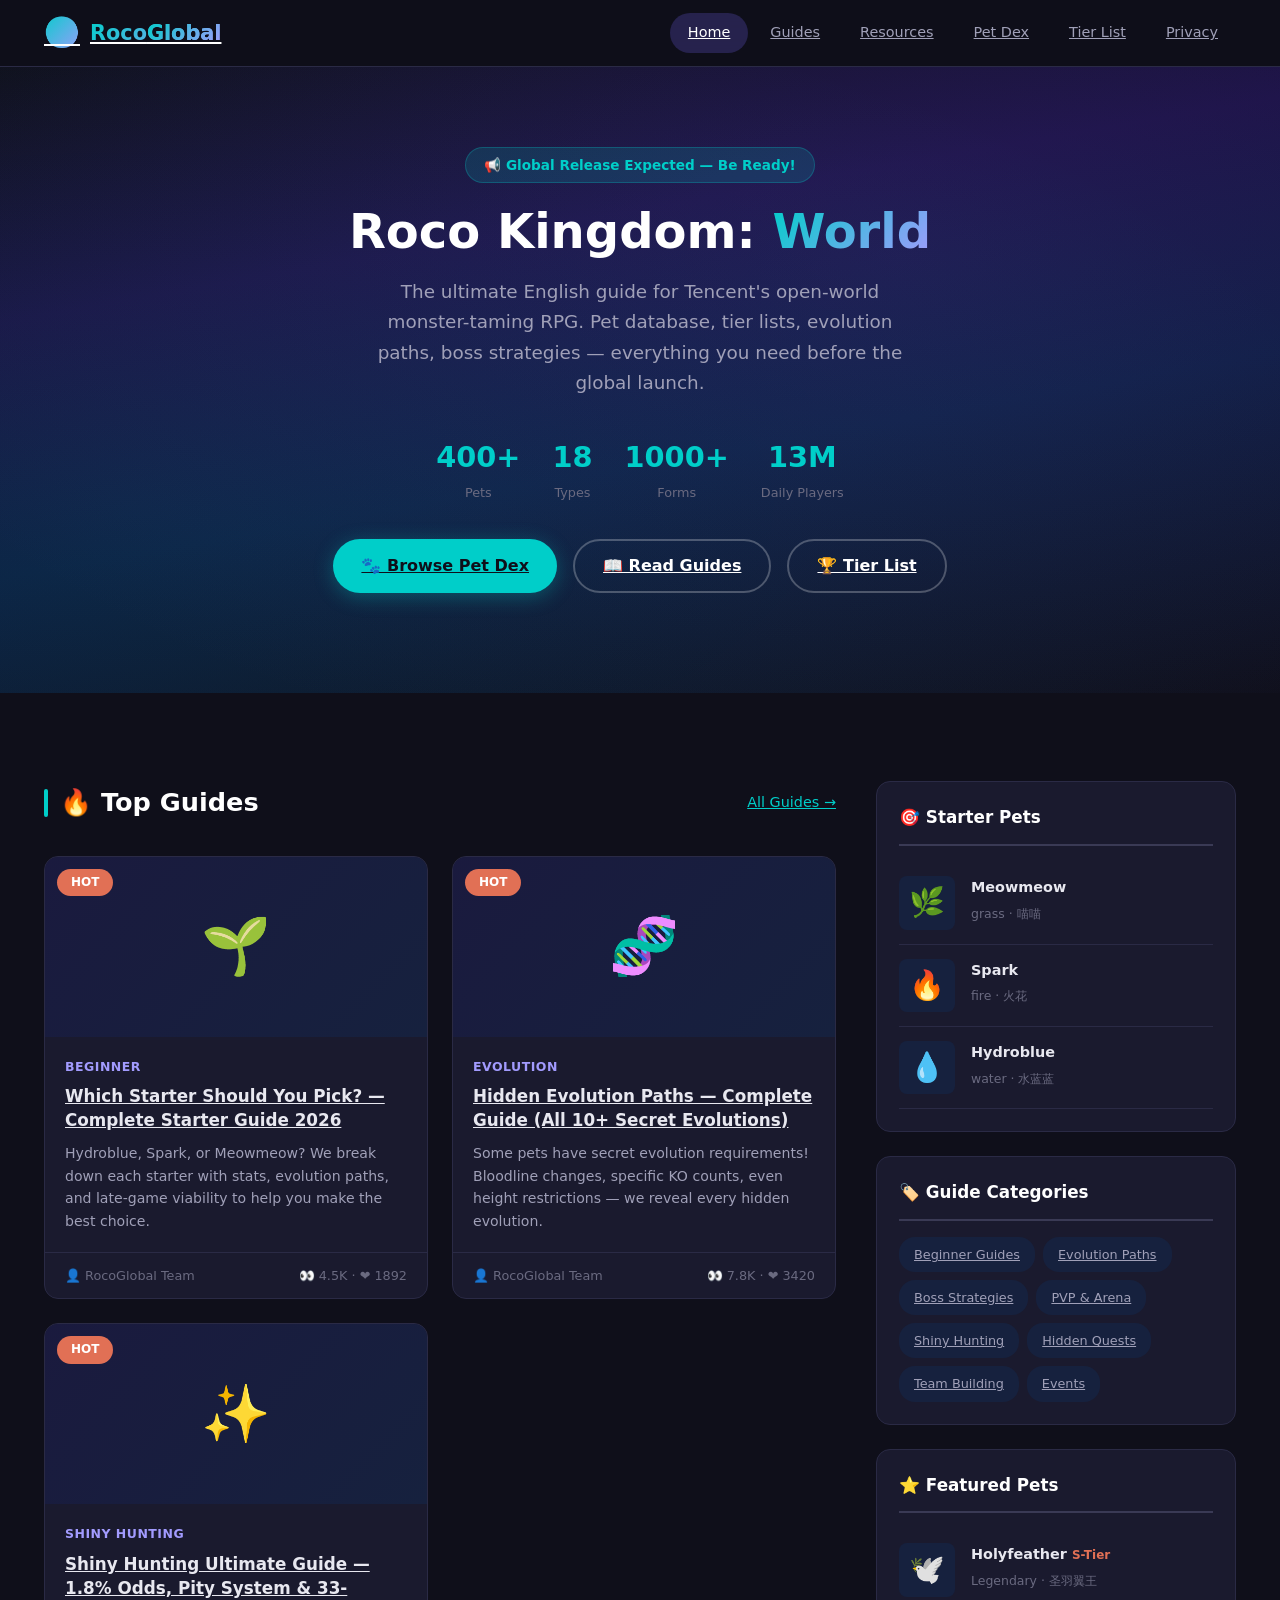
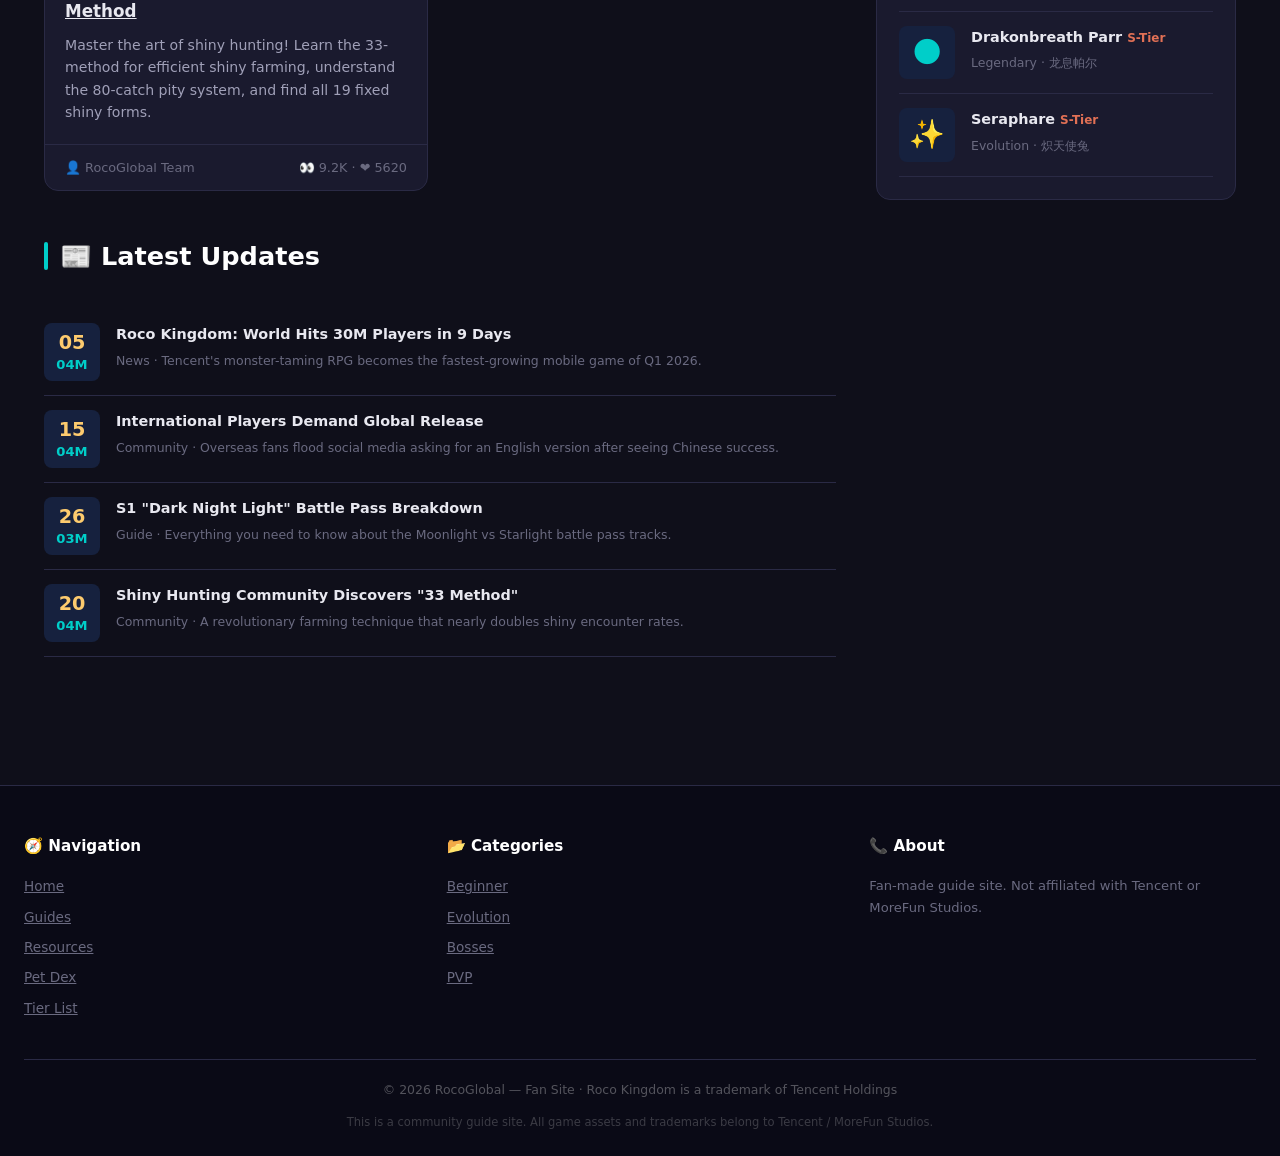
<file: index.html>
<!DOCTYPE html>
<html lang="en">
<head>
<meta charset="UTF-8">
<meta name="viewport" content="width=device-width, initial-scale=1.0">
<meta name="description" content="Roco Kingdom: World — The ultimate English guide hub. Pet dex, tier lists, boss guides, evolution paths, hidden quests, and more for Tencent's open-world creature-collection RPG.">
<title>Roco Kingdom: World Guide — Ultimate Strategy Hub 2026</title>
<link rel="stylesheet" href="assets/css/style.css">
  <script async src="https://pagead2.googlesyndication.com/pagead/js/adsbygoogle.js?client=ca-pub-1129352689006503" crossorigin="anonymous"></script>
  <script async src="https://www.googletagmanager.com/gtag/js?id=G-KJLY1SJD28"></script>
  <script>window.dataLayer=window.dataLayer||[];function gtag(){dataLayer.push(arguments);}gtag('js',new Date());gtag('config','G-KJLY1SJD28');</script>
</head>
<body>

<nav class="navbar">
  <div class="nav-inner">
    <a href="index.html" class="nav-logo">
      <span class="logo-icon">🌍</span>
      <span>Roco<span style="color:#fff;">Global</span></span>
    </a>
    <div class="nav-links">
      <a href="index.html" class="active">Home</a>
      <a href="guides.html">Guides</a>
      <a href="resources.html">Resources</a>
      <a href="pets.html">Pet Dex</a>
      <a href="tier-list.html">Tier List</a>
      <a href="privacy.html">Privacy</a>
    </div>
  </div>
</nav>

<section class="hero">
  <div class="hero-content">
    <div class="hero-badge">📢 Global Release Expected — Be Ready!</div>
    <h1>Roco Kingdom: <span class="gradient">World</span></h1>
    <p>The ultimate English guide for Tencent's open-world monster-taming RPG. Pet database, tier lists, evolution paths, boss strategies — everything you need before the global launch.</p>
    <div class="hero-stats">
      <div class="hero-stat"><div class="num">400+</div><div class="label">Pets</div></div>
      <div class="hero-stat"><div class="num">18</div><div class="label">Types</div></div>
      <div class="hero-stat"><div class="num">1000+</div><div class="label">Forms</div></div>
      <div class="hero-stat"><div class="num">13M</div><div class="label">Daily Players</div></div>
    </div>
    <div class="hero-btns">
      <a href="pets.html" class="btn btn-accent">🐾 Browse Pet Dex</a>
      <a href="guides.html" class="btn btn-outline">📖 Read Guides</a>
      <a href="tier-list.html" class="btn btn-outline">🏆 Tier List</a>
    </div>
  </div>
</section>

<div style="max-width:1200px;margin:0 auto;padding:0 24px 24px;text-align:center;">
  <ins class="adsbygoogle" style="display:block" data-ad-client="ca-pub-1129352689006503" data-ad-slot="auto" data-ad-format="auto" data-full-width-responsive="true"></ins>
  <script>(adsbygoogle=window.adsbygoogle||[]).push({});</script>
</div>

<div class="section">
  <div class="container">
    <div class="two-col">
      <div class="main-col">
        <div class="section-title"><h2>🔥 Top Guides</h2><a href="guides.html" class="more-link">All Guides →</a></div>
        <div class="cards-grid" id="hotGuides"></div>

        <div class="section-title" style="margin-top:44px;"><h2>📰 Latest Updates</h2></div>
        <div class="news-list" id="latestNews"></div>
      </div>

      <aside class="sidebar">
        <div class="sidebar-widget">
          <h3>🎯 Starter Pets</h3>
          <div class="news-list" id="starterPets"></div>
        </div>
        <div class="sidebar-widget">
          <h3>🏷️ Guide Categories</h3>
          <div class="tag-cloud">
            <a href="guides.html?cat=beginner" class="tag">Beginner Guides</a>
            <a href="guides.html?cat=evolution" class="tag">Evolution Paths</a>
            <a href="guides.html?cat=boss" class="tag">Boss Strategies</a>
            <a href="guides.html?cat=pvp" class="tag">PVP & Arena</a>
            <a href="guides.html?cat=shiny" class="tag">Shiny Hunting</a>
            <a href="guides.html?cat=hidden" class="tag">Hidden Quests</a>
            <a href="guides.html?cat=team" class="tag">Team Building</a>
            <a href="guides.html?cat=event" class="tag">Events</a>
          </div>
        </div>
        <div class="sidebar-widget">
          <h3>⭐ Featured Pets</h3>
          <div class="news-list" id="featuredPets"></div>
        </div>
      </aside>
    </div>
  </div>
</div>

<footer class="footer">
  <div class="footer-inner">
    <div class="footer-col"><h4>🧭 Navigation</h4><a href="index.html">Home</a><a href="guides.html">Guides</a><a href="resources.html">Resources</a><a href="pets.html">Pet Dex</a><a href="tier-list.html">Tier List</a></div>
    <div class="footer-col"><h4>📂 Categories</h4><a href="guides.html?cat=beginner">Beginner</a><a href="guides.html?cat=evolution">Evolution</a><a href="guides.html?cat=boss">Bosses</a><a href="guides.html?cat=pvp">PVP</a></div>
    <div class="footer-col"><h4>📞 About</h4><p>Fan-made guide site. Not affiliated with Tencent or MoreFun Studios.</p></div>
  </div>
  <div class="footer-bottom"><p>© 2026 RocoGlobal — Fan Site · Roco Kingdom is a trademark of Tencent Holdings</p></div>
  <div class="footer-disclaimer"><p>This is a community guide site. All game assets and trademarks belong to Tencent / MoreFun Studios.</p></div>
</footer>

<script src="assets/js/pets-data.js"></script>
<script src="assets/js/main.js"></script>
</body>
</html>
</file>
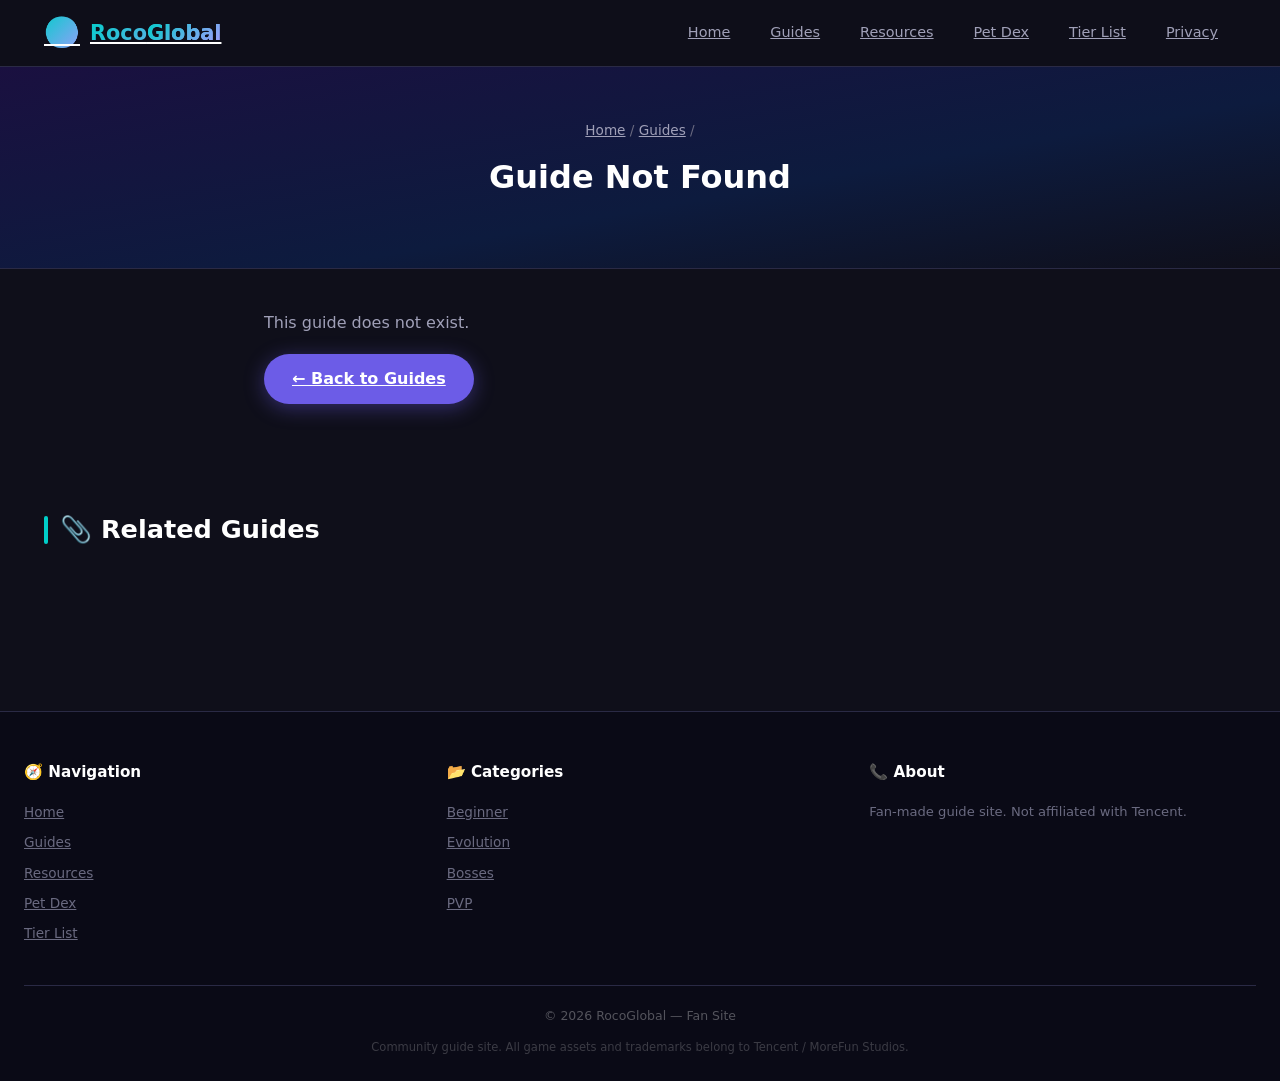
<file: guide-detail.html>
<!DOCTYPE html>
<html lang="en">
<head>
<meta charset="UTF-8">
<meta name="viewport" content="width=device-width, initial-scale=1.0">
<meta name="description" content="Roco Kingdom: World guide detail">
<title>Guide — Roco Kingdom: World</title>
<link rel="stylesheet" href="assets/css/style.css">
  <script async src="https://pagead2.googlesyndication.com/pagead/js/adsbygoogle.js?client=ca-pub-1129352689006503" crossorigin="anonymous"></script>
  <script async src="https://www.googletagmanager.com/gtag/js?id=G-KJLY1SJD28"></script>
  <script>window.dataLayer=window.dataLayer||[];function gtag(){dataLayer.push(arguments);}gtag('js',new Date());gtag('config','G-KJLY1SJD28');</script>
</head>
<body>

<nav class="navbar">
  <div class="nav-inner">
    <a href="index.html" class="nav-logo"><span class="logo-icon">🌍</span><span>Roco<span style="color:#fff;">Global</span></span></a>
    <div class="nav-links">
      <a href="index.html">Home</a>
      <a href="guides.html">Guides</a>
      <a href="resources.html">Resources</a>
      <a href="pets.html">Pet Dex</a>
      <a href="tier-list.html">Tier List</a>
      <a href="privacy.html">Privacy</a>
    </div>
  </div>
</nav>

<section class="page-header" id="guideHeader">
  <div class="breadcrumb"><a href="index.html">Home</a> / <a href="guides.html">Guides</a> / <span id="breadcrumbCat"></span></div>
  <h1 id="guideTitle"></h1>
  <div class="meta" id="guideMeta"></div>
</section>

<article class="guide-body" id="guideContent"></article>

<div class="section">
  <div class="container">
    <div class="section-title"><h2>📎 Related Guides</h2></div>
    <div class="cards-grid" id="relatedGuides"></div>
  </div>
</div>

<footer class="footer">
  <div class="footer-inner">
    <div class="footer-col"><h4>🧭 Navigation</h4><a href="index.html">Home</a><a href="guides.html">Guides</a><a href="resources.html">Resources</a>
      <a href="pets.html">Pet Dex</a><a href="tier-list.html">Tier List</a></div>
    <div class="footer-col"><h4>📂 Categories</h4><a href="guides.html?cat=beginner">Beginner</a><a href="guides.html?cat=evolution">Evolution</a><a href="guides.html?cat=boss">Bosses</a><a href="guides.html?cat=pvp">PVP</a></div>
    <div class="footer-col"><h4>📞 About</h4><p>Fan-made guide site. Not affiliated with Tencent.</p></div>
  </div>
  <div class="footer-bottom"><p>© 2026 RocoGlobal — Fan Site</p></div>
  <div class="footer-disclaimer"><p>Community guide site. All game assets and trademarks belong to Tencent / MoreFun Studios.</p></div>
</footer>

<script src="assets/js/pets-data.js"></script>
<script src="assets/js/main.js"></script>
</body>
</html>
</file>
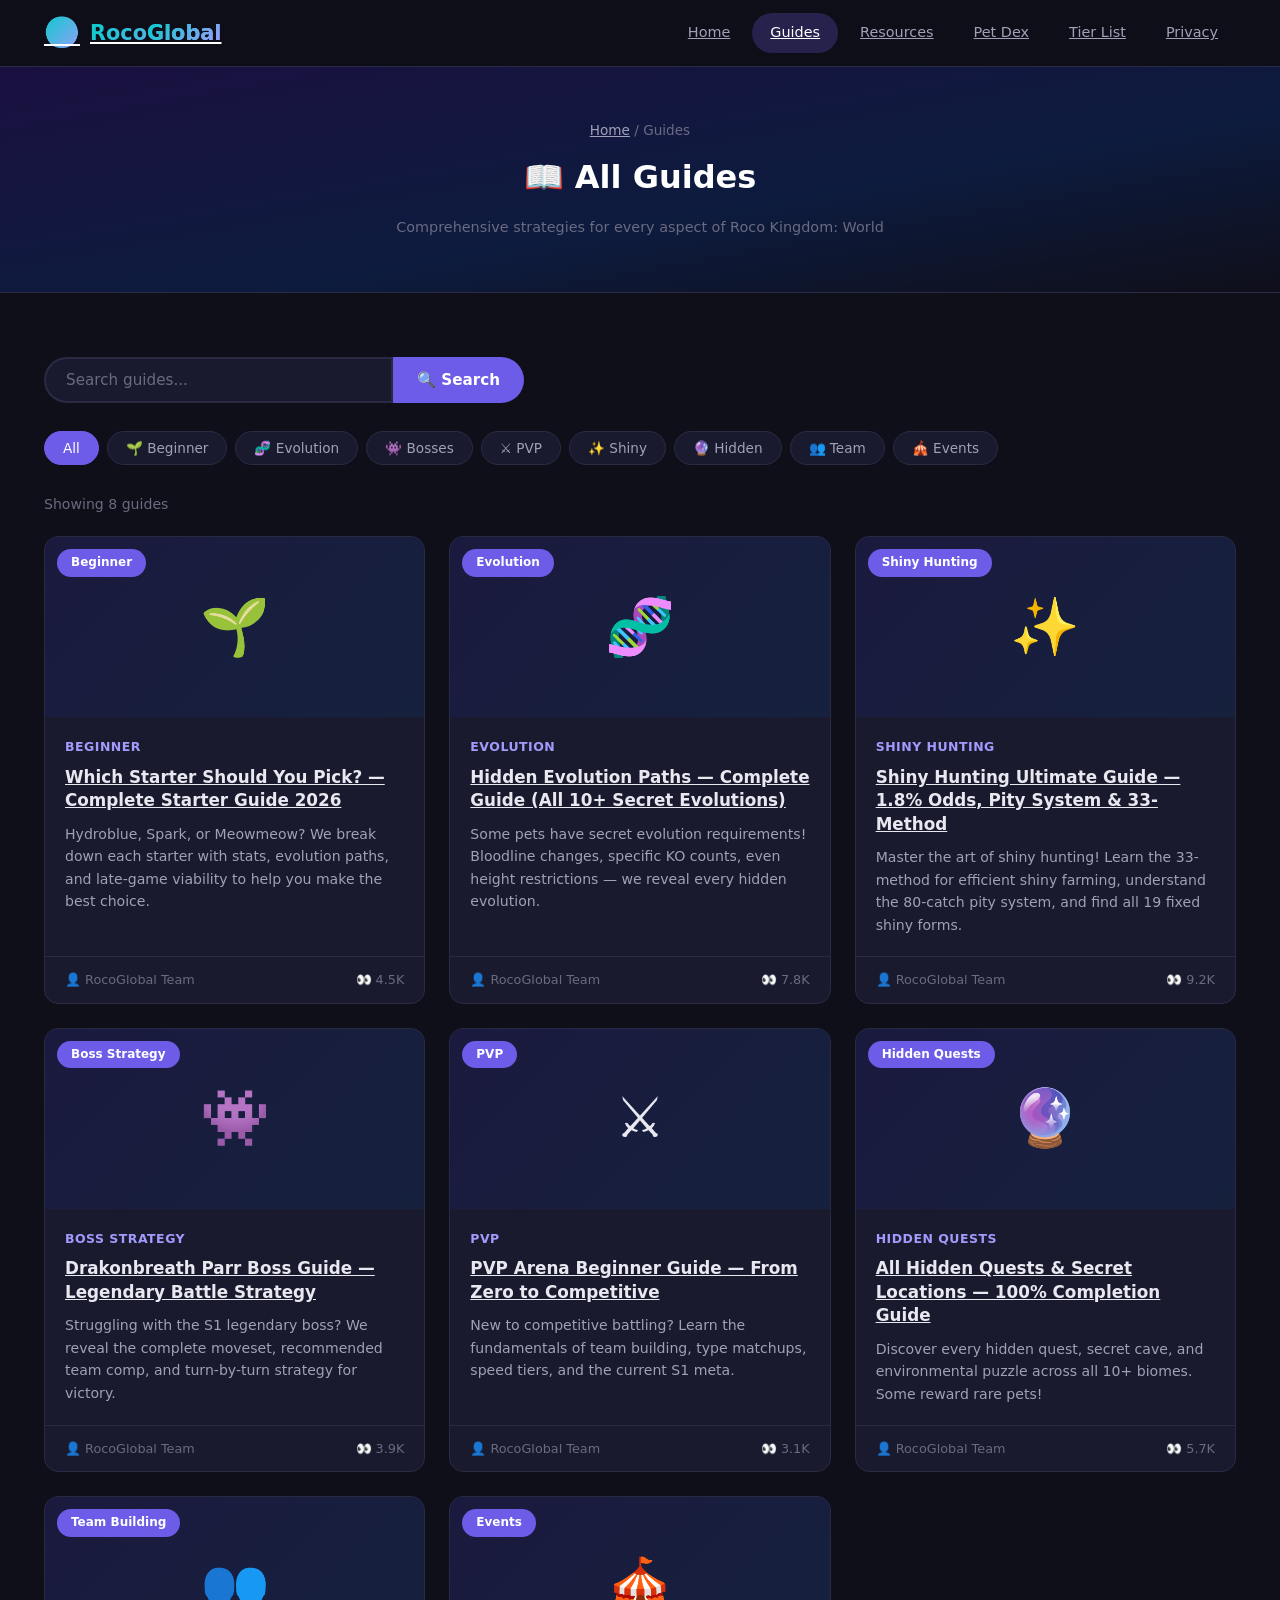
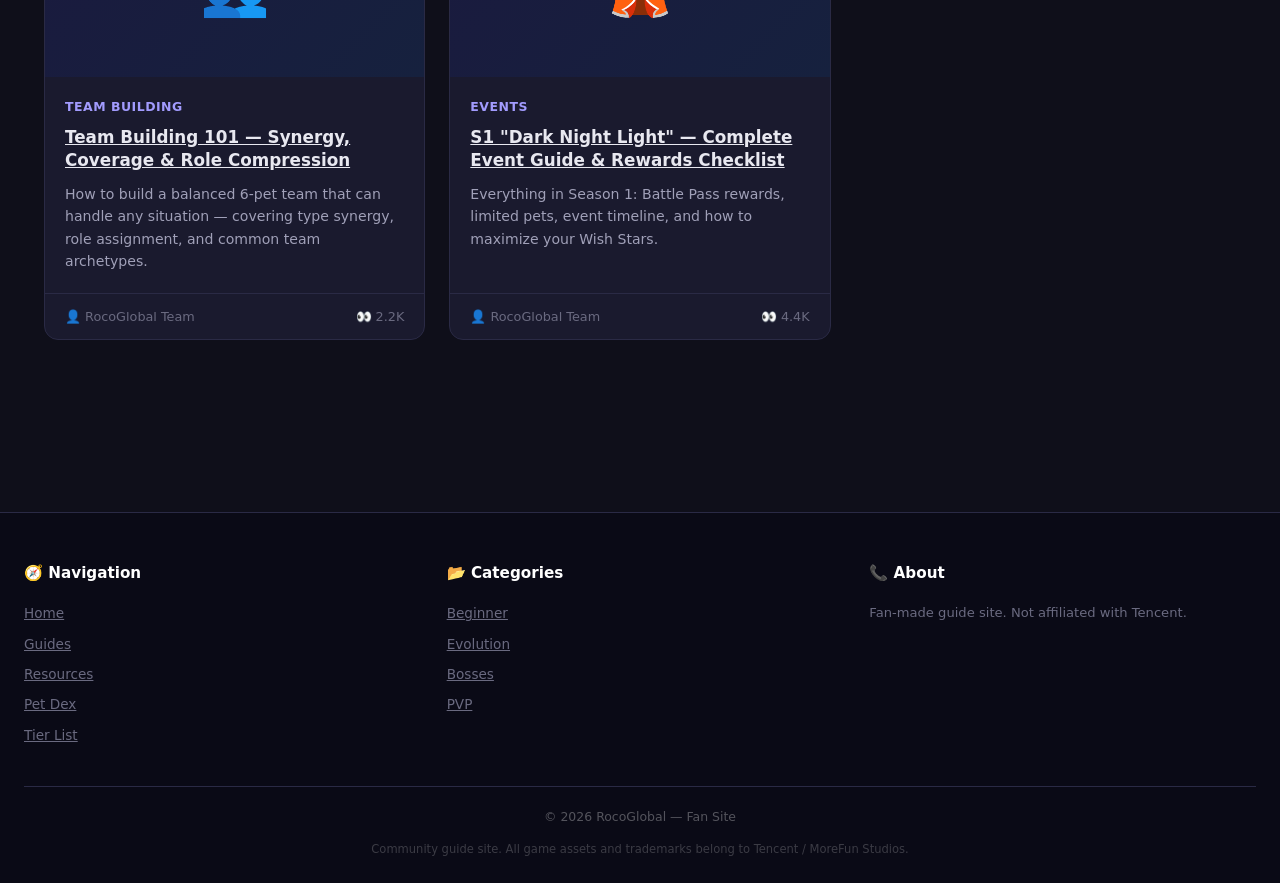
<file: guides.html>
<!DOCTYPE html>
<html lang="en">
<head>
<meta charset="UTF-8">
<meta name="viewport" content="width=device-width, initial-scale=1.0">
<meta name="description" content="Roco Kingdom: World guides — beginner tips, evolution paths, boss strategies, PVP team builds, shiny hunting, and more.">
<title>Guides — Roco Kingdom: World Strategy Hub</title>
<link rel="stylesheet" href="assets/css/style.css">
  <script async src="https://pagead2.googlesyndication.com/pagead/js/adsbygoogle.js?client=ca-pub-1129352689006503" crossorigin="anonymous"></script>
  <script async src="https://www.googletagmanager.com/gtag/js?id=G-KJLY1SJD28"></script>
  <script>window.dataLayer=window.dataLayer||[];function gtag(){dataLayer.push(arguments);}gtag('js',new Date());gtag('config','G-KJLY1SJD28');</script>
</head>
<body>

<nav class="navbar">
  <div class="nav-inner">
    <a href="index.html" class="nav-logo"><span class="logo-icon">🌍</span><span>Roco<span style="color:#fff;">Global</span></span></a>
    <div class="nav-links">
      <a href="index.html">Home</a>
      <a href="guides.html" class="active">Guides</a>
      <a href="resources.html">Resources</a>
      <a href="pets.html">Pet Dex</a>
      <a href="tier-list.html">Tier List</a>
      <a href="privacy.html">Privacy</a>
    </div>
  </div>
</nav>

<section class="page-header">
  <div class="breadcrumb"><a href="index.html">Home</a> / Guides</div>
  <h1>📖 All Guides</h1>
  <div class="meta">Comprehensive strategies for every aspect of Roco Kingdom: World</div>
</section>

<div class="section">
  <div class="container">
    <div class="search-box">
      <input type="text" placeholder="Search guides..." id="guideSearchInput">
      <button id="guideSearchBtn">🔍 Search</button>
    </div>

    <div class="filter-bar" id="filterBar">
      <button class="filter-btn active" data-filter="all">All</button>
      <button class="filter-btn" data-filter="beginner">🌱 Beginner</button>
      <button class="filter-btn" data-filter="evolution">🧬 Evolution</button>
      <button class="filter-btn" data-filter="boss">👾 Bosses</button>
      <button class="filter-btn" data-filter="pvp">⚔️ PVP</button>
      <button class="filter-btn" data-filter="shiny">✨ Shiny</button>
      <button class="filter-btn" data-filter="hidden">🔮 Hidden</button>
      <button class="filter-btn" data-filter="team">👥 Team</button>
      <button class="filter-btn" data-filter="event">🎪 Events</button>
    </div>

    <p style="color: var(--text-muted); margin-bottom: 20px; font-size: 0.88rem;" id="resultInfo">Showing <span id="resultCount">0</span> guides</p>
    <div class="cards-grid" id="guidesGrid"></div>
    <div class="pagination" id="pagination"></div>
  </div>
</div>

<footer class="footer">
  <div class="footer-inner">
    <div class="footer-col"><h4>🧭 Navigation</h4><a href="index.html">Home</a><a href="guides.html">Guides</a><a href="resources.html">Resources</a><a href="pets.html">Pet Dex</a><a href="tier-list.html">Tier List</a></div>
    <div class="footer-col"><h4>📂 Categories</h4><a href="guides.html?cat=beginner">Beginner</a><a href="guides.html?cat=evolution">Evolution</a><a href="guides.html?cat=boss">Bosses</a><a href="guides.html?cat=pvp">PVP</a></div>
    <div class="footer-col"><h4>📞 About</h4><p>Fan-made guide site. Not affiliated with Tencent.</p></div>
  </div>
  <div class="footer-bottom"><p>© 2026 RocoGlobal — Fan Site</p></div>
  <div class="footer-disclaimer"><p>Community guide site. All game assets and trademarks belong to Tencent / MoreFun Studios.</p></div>
</footer>

<script src="assets/js/pets-data.js"></script>
<script src="assets/js/main.js"></script>
</body>
</html>
</file>
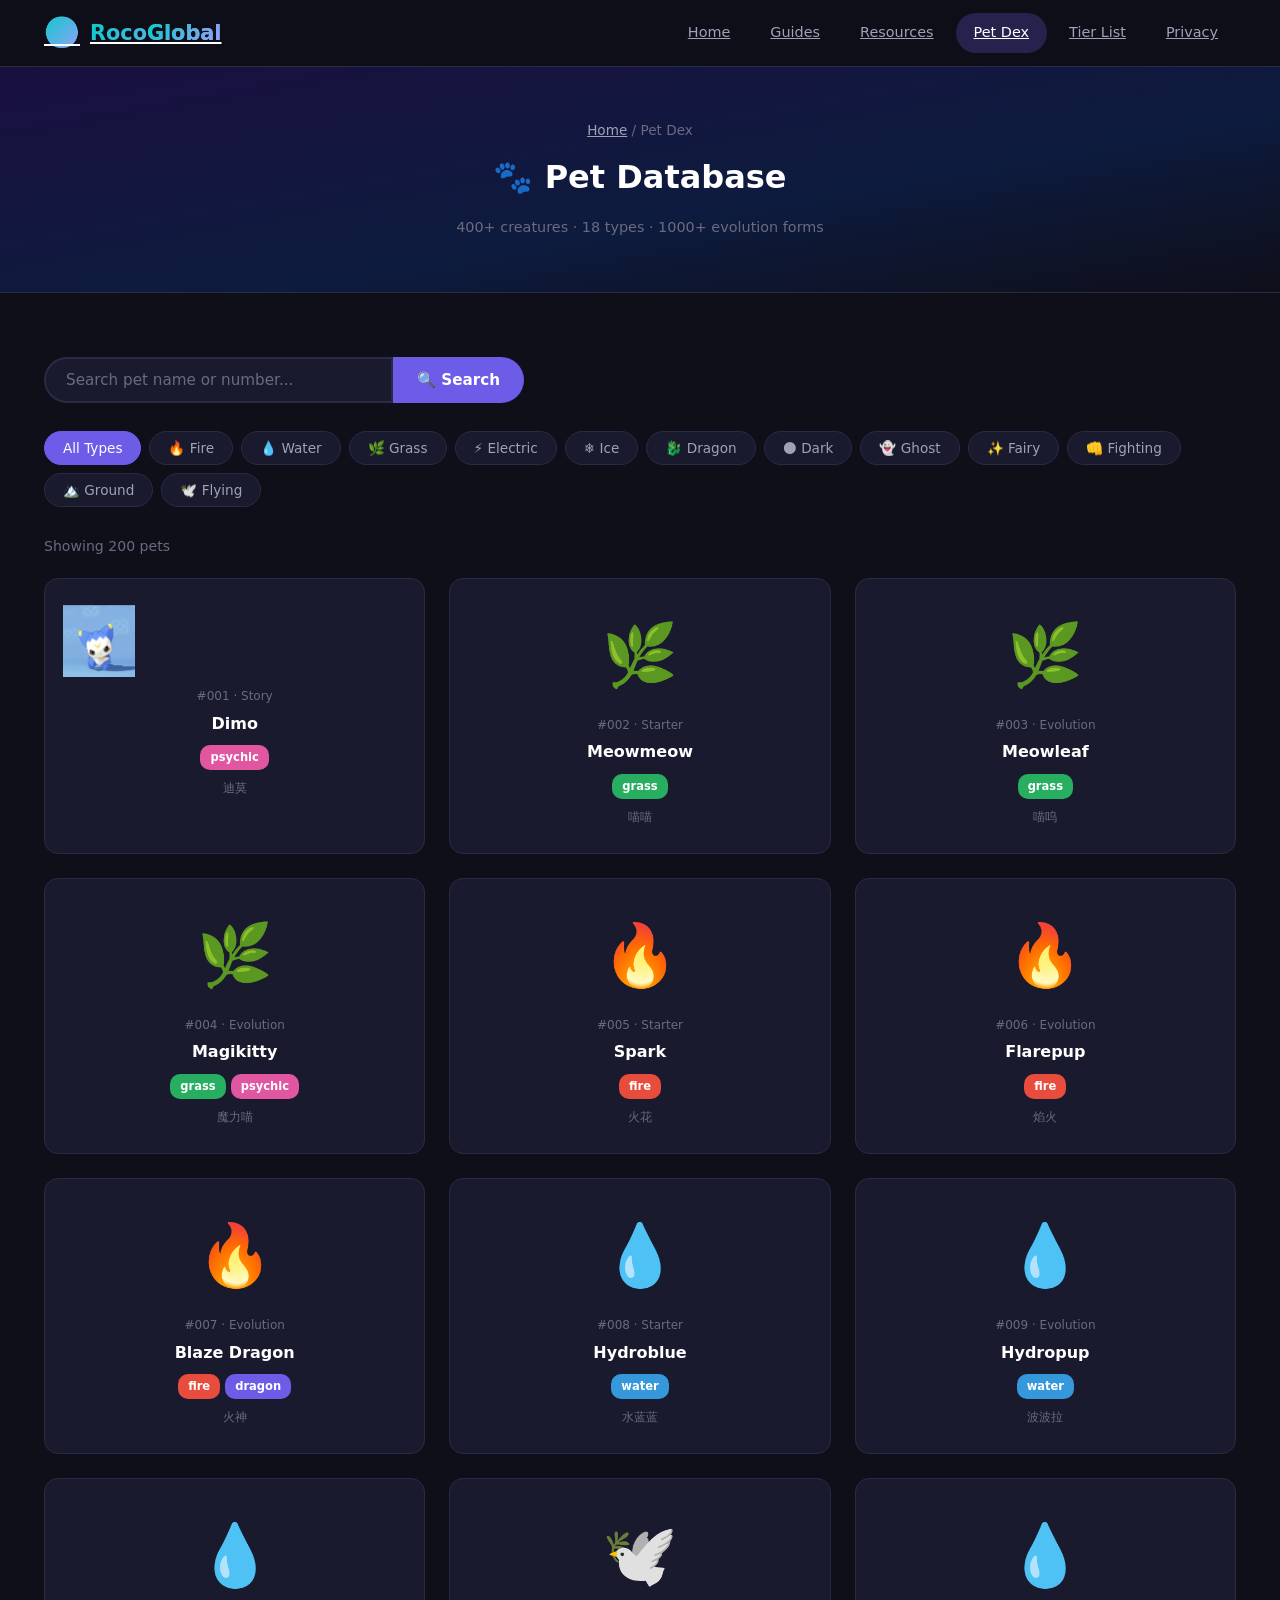
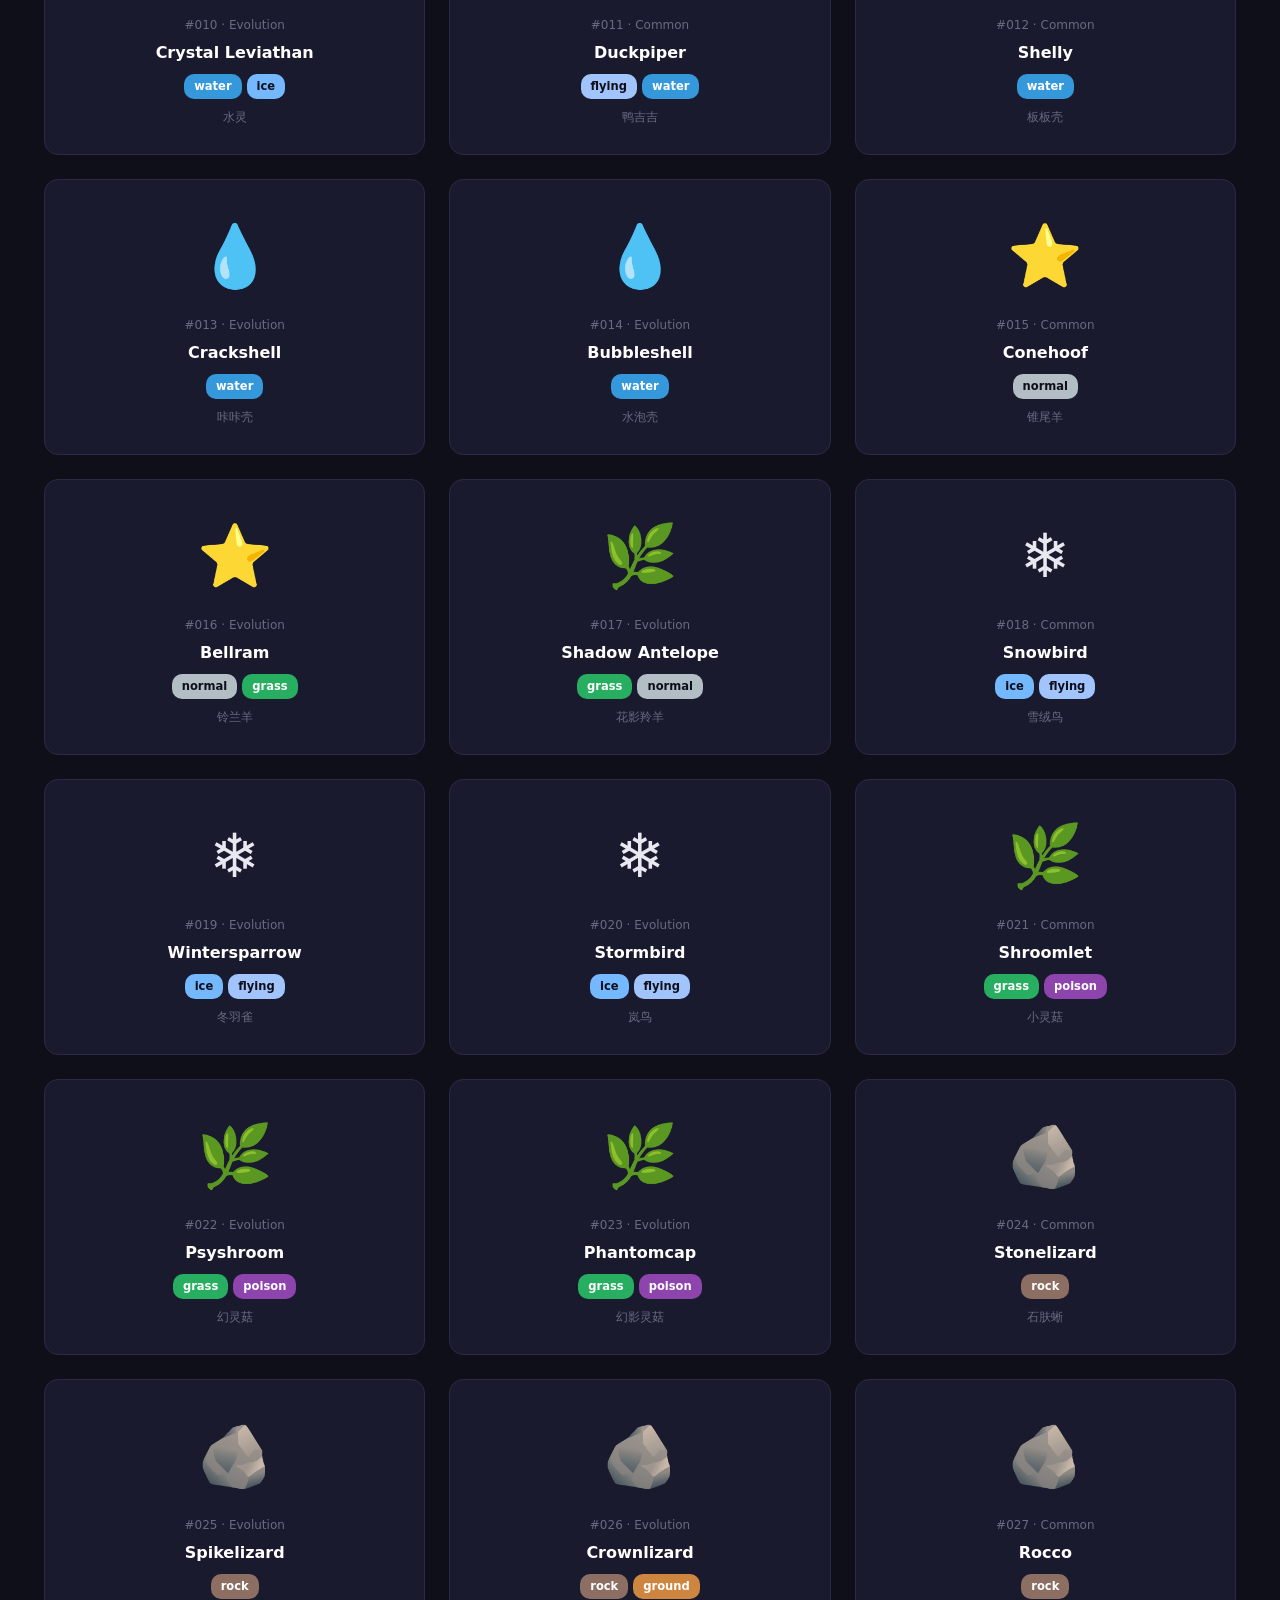
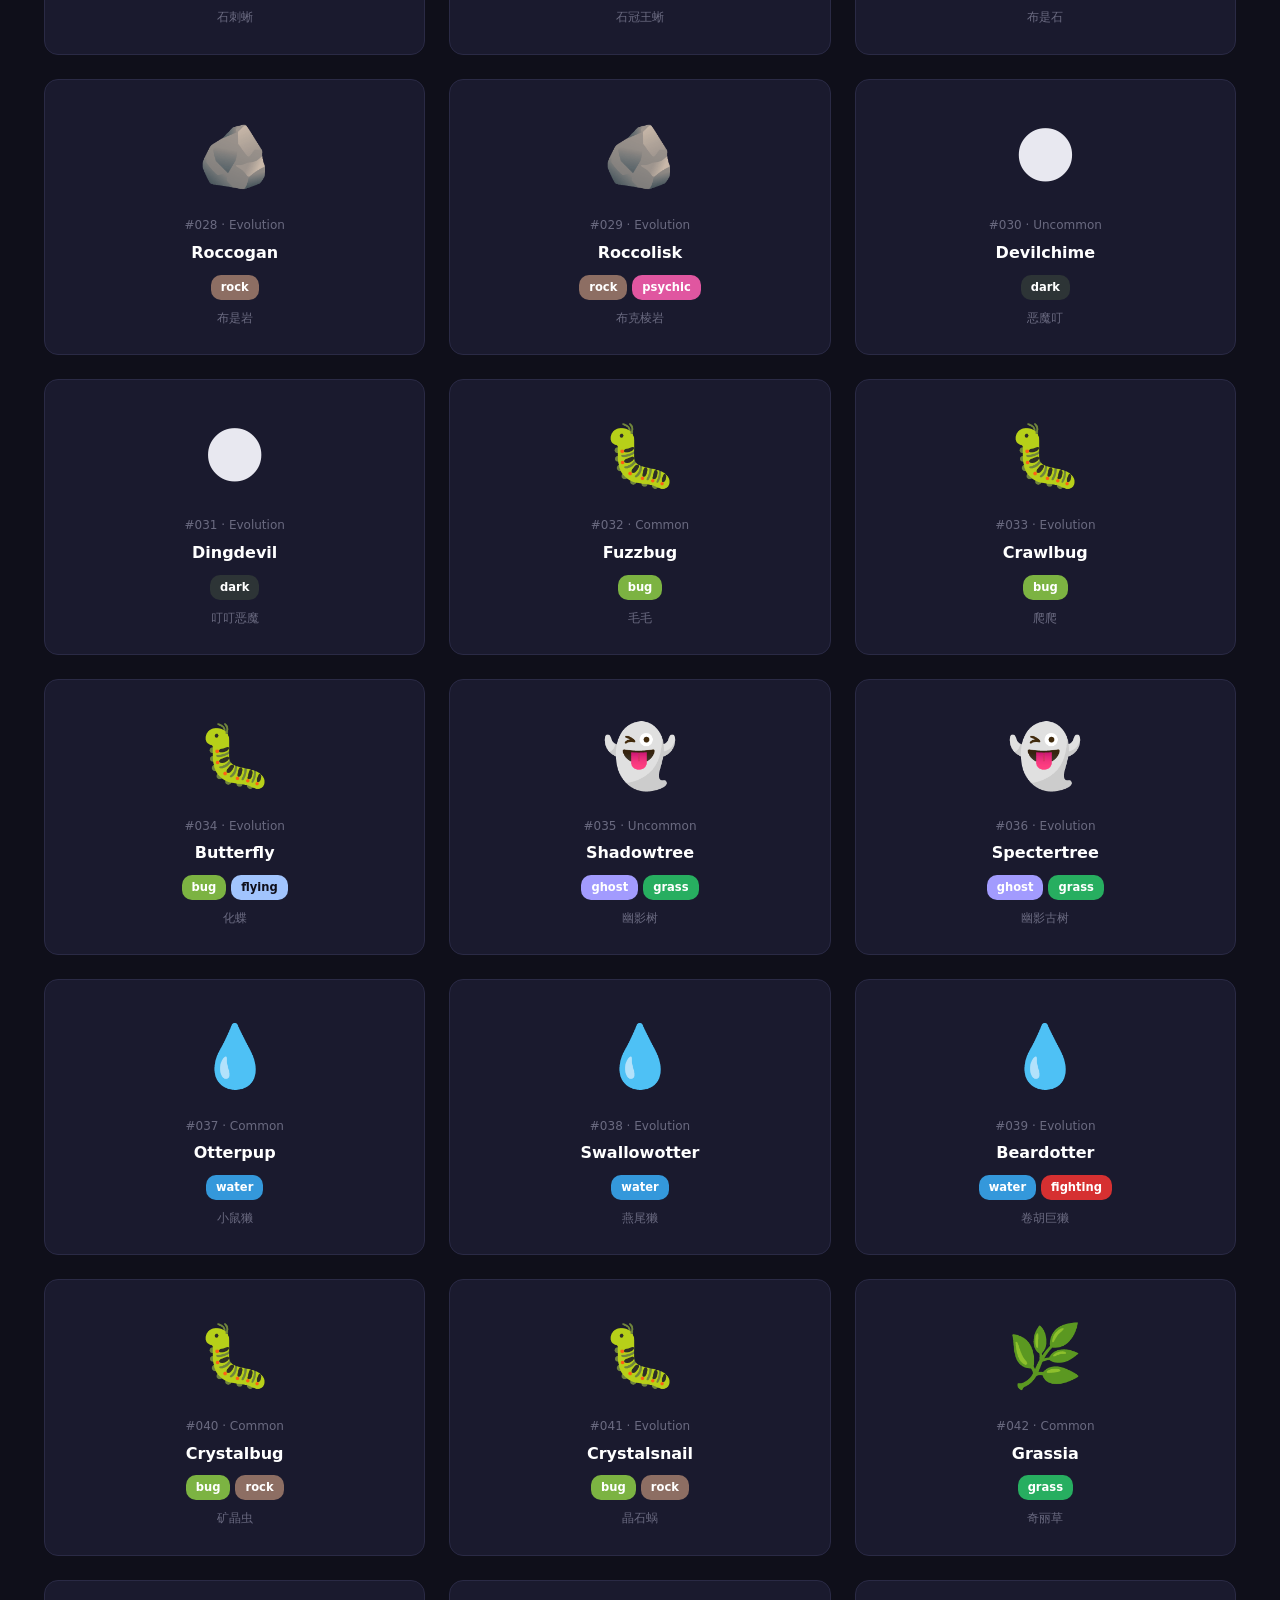
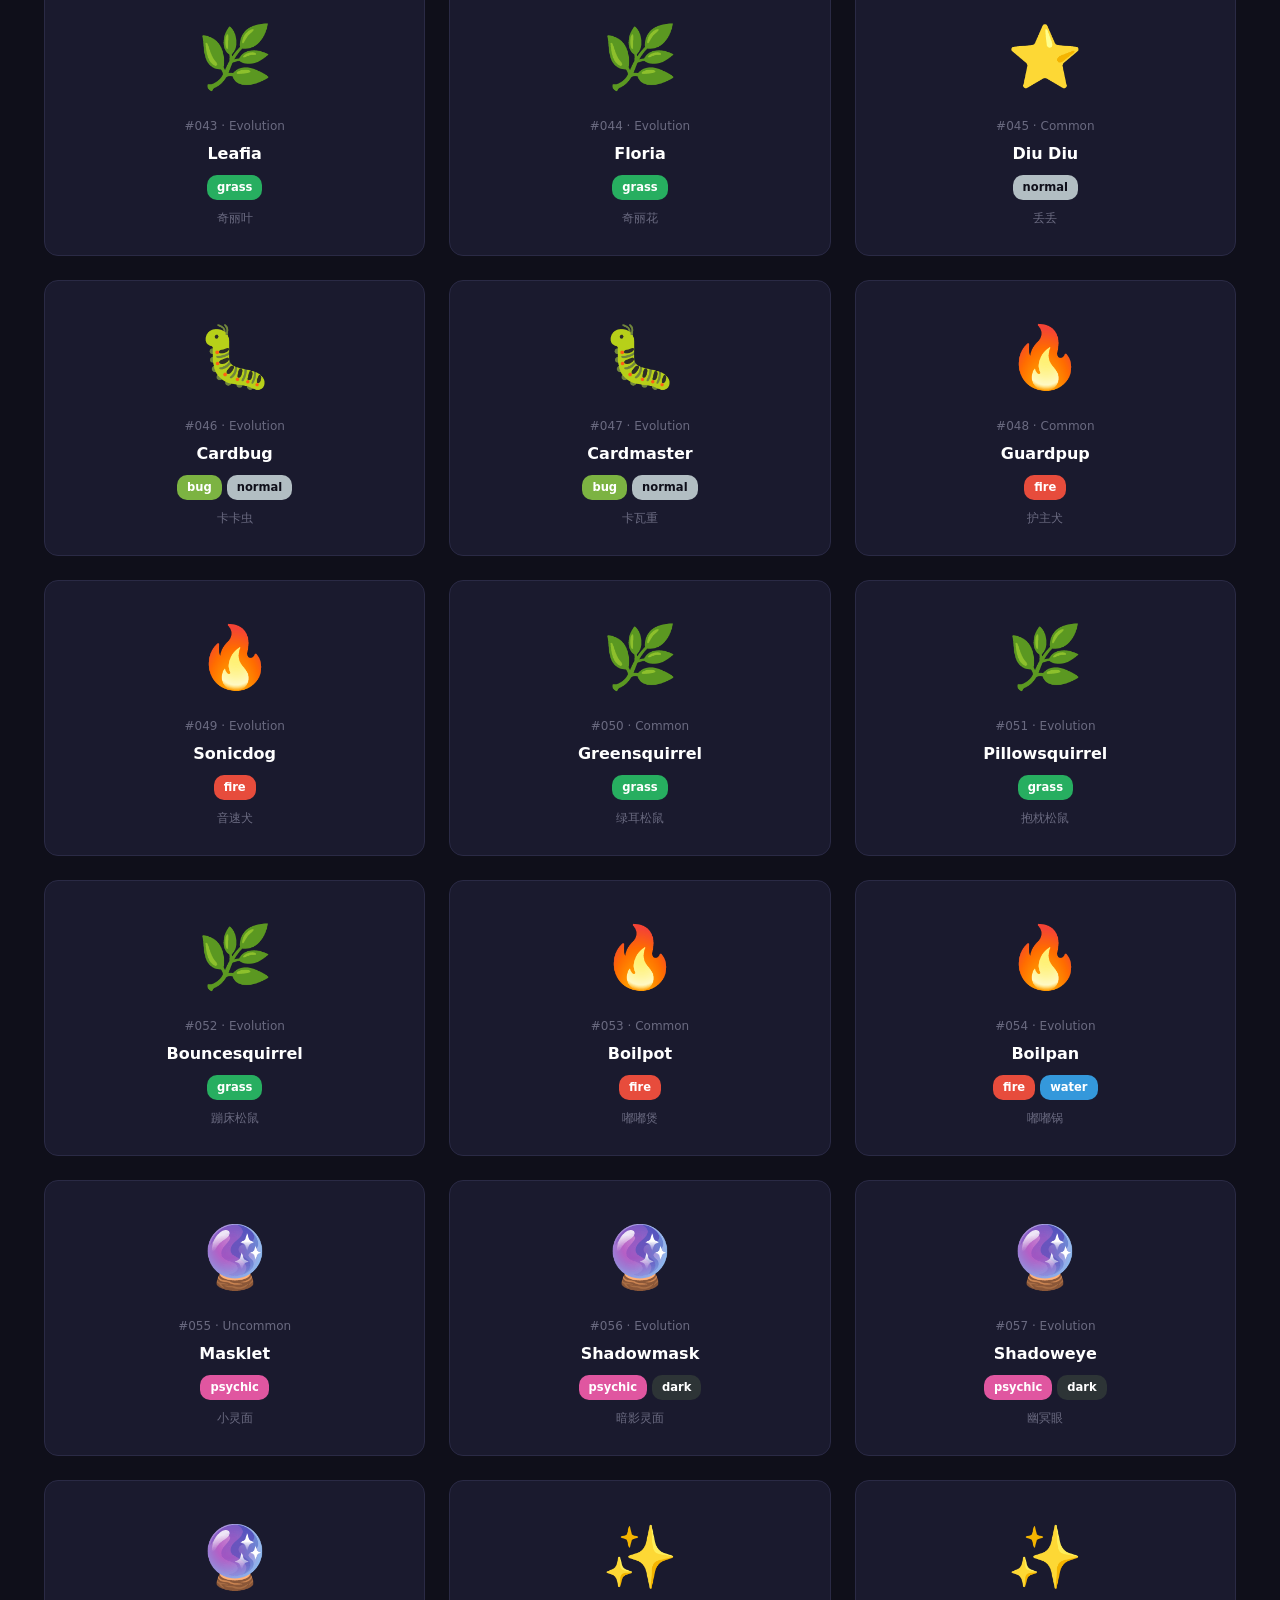
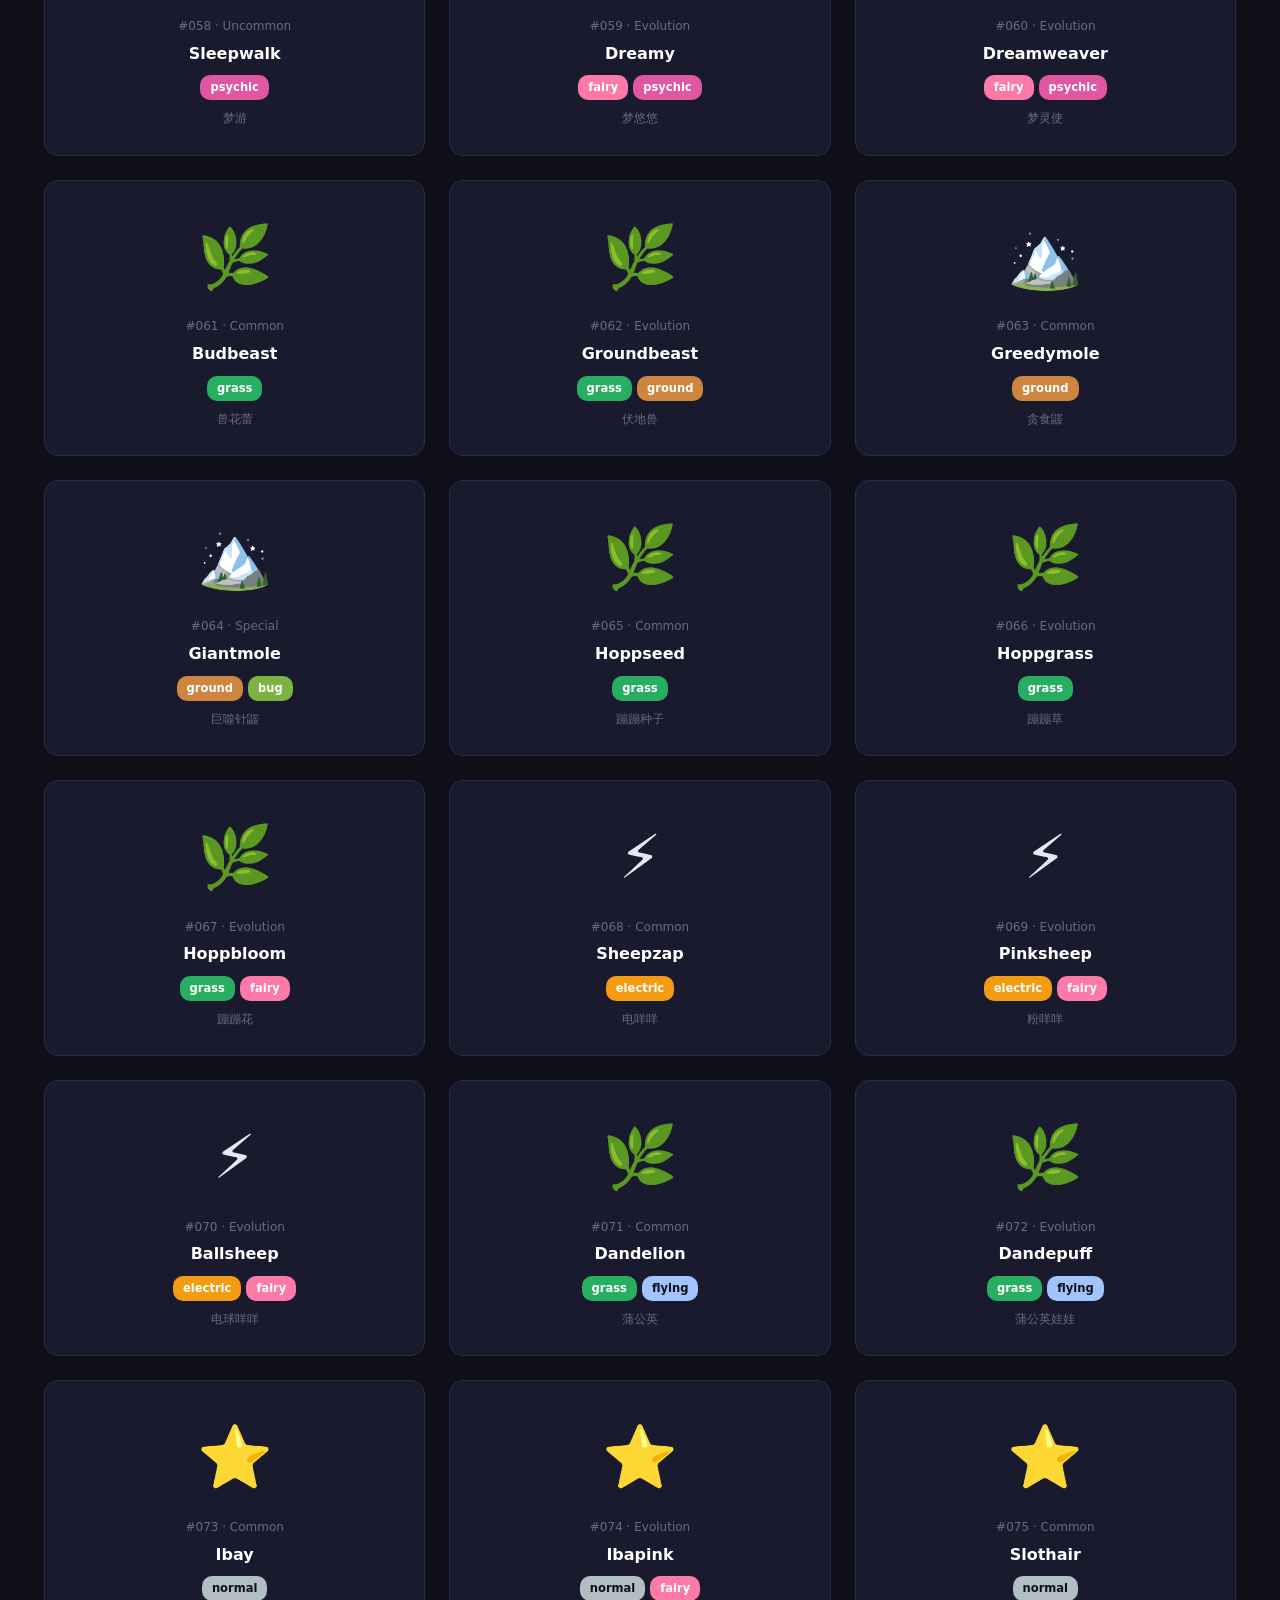
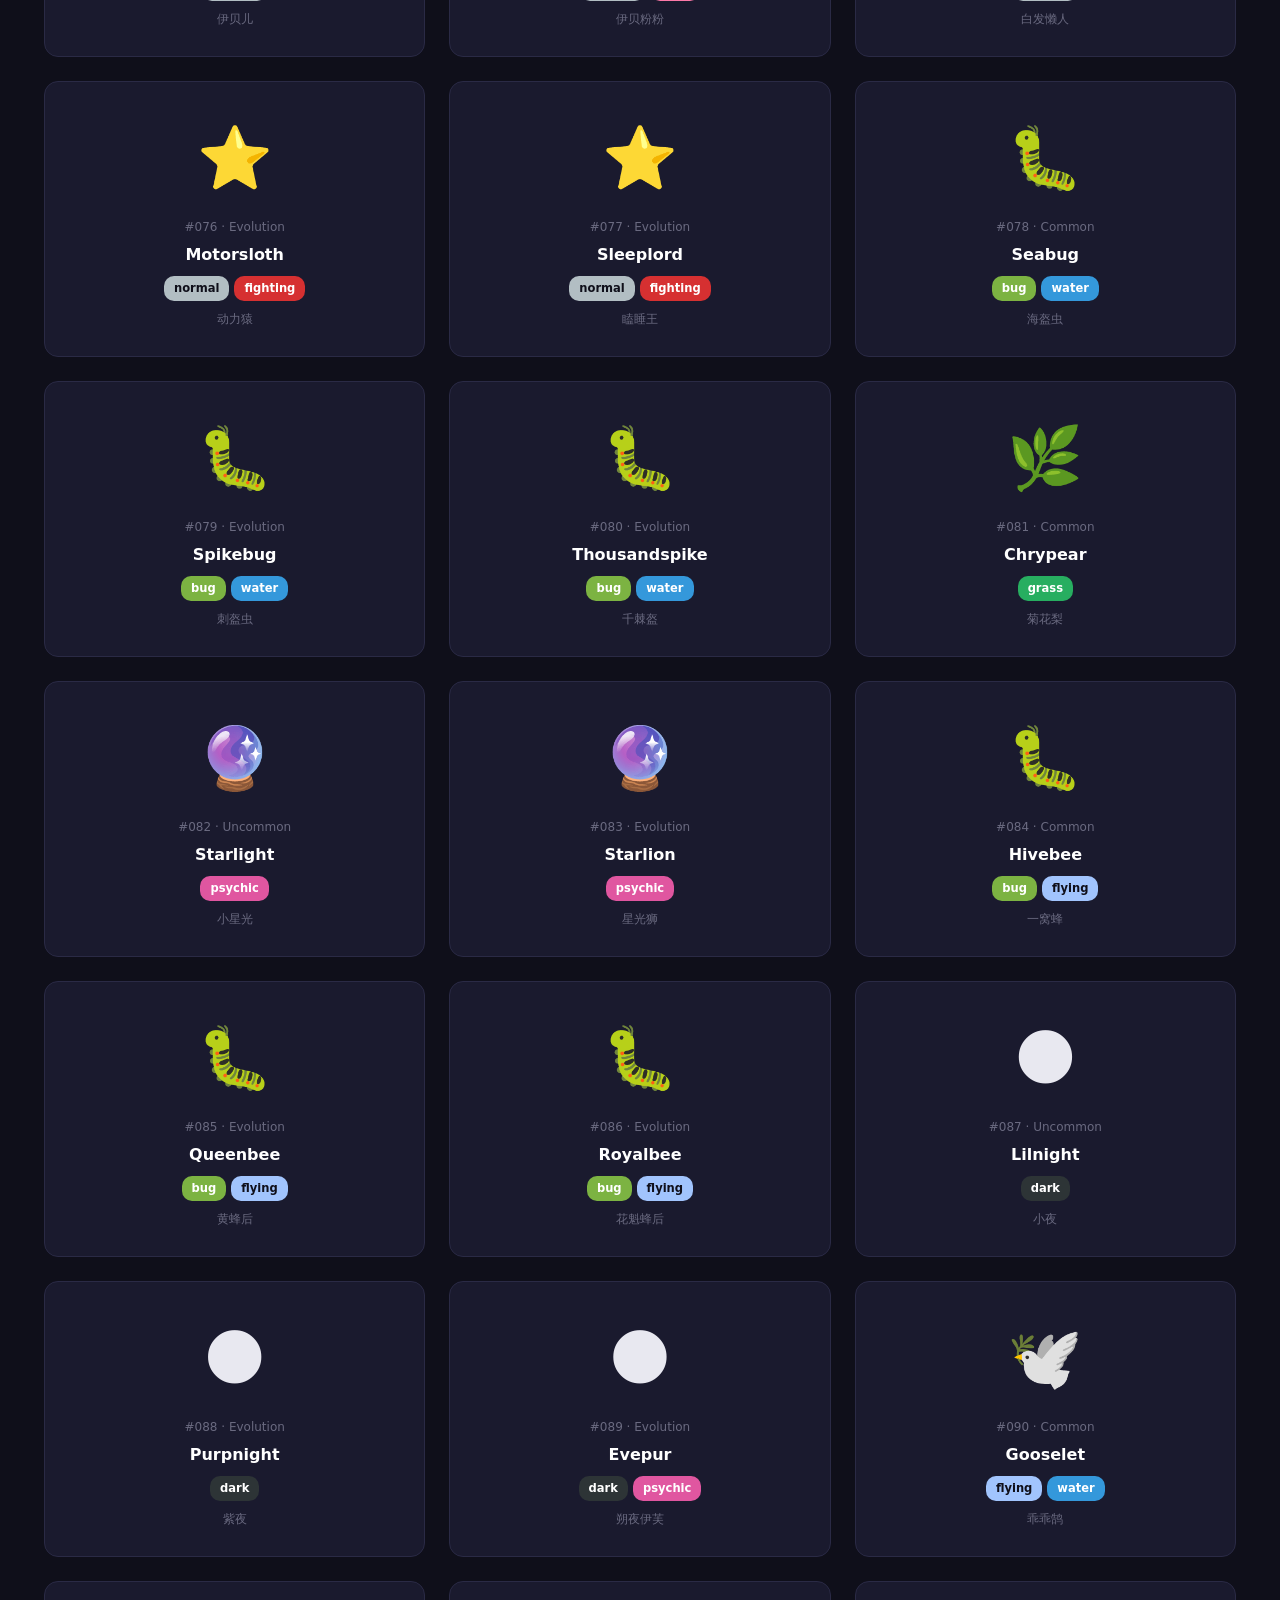
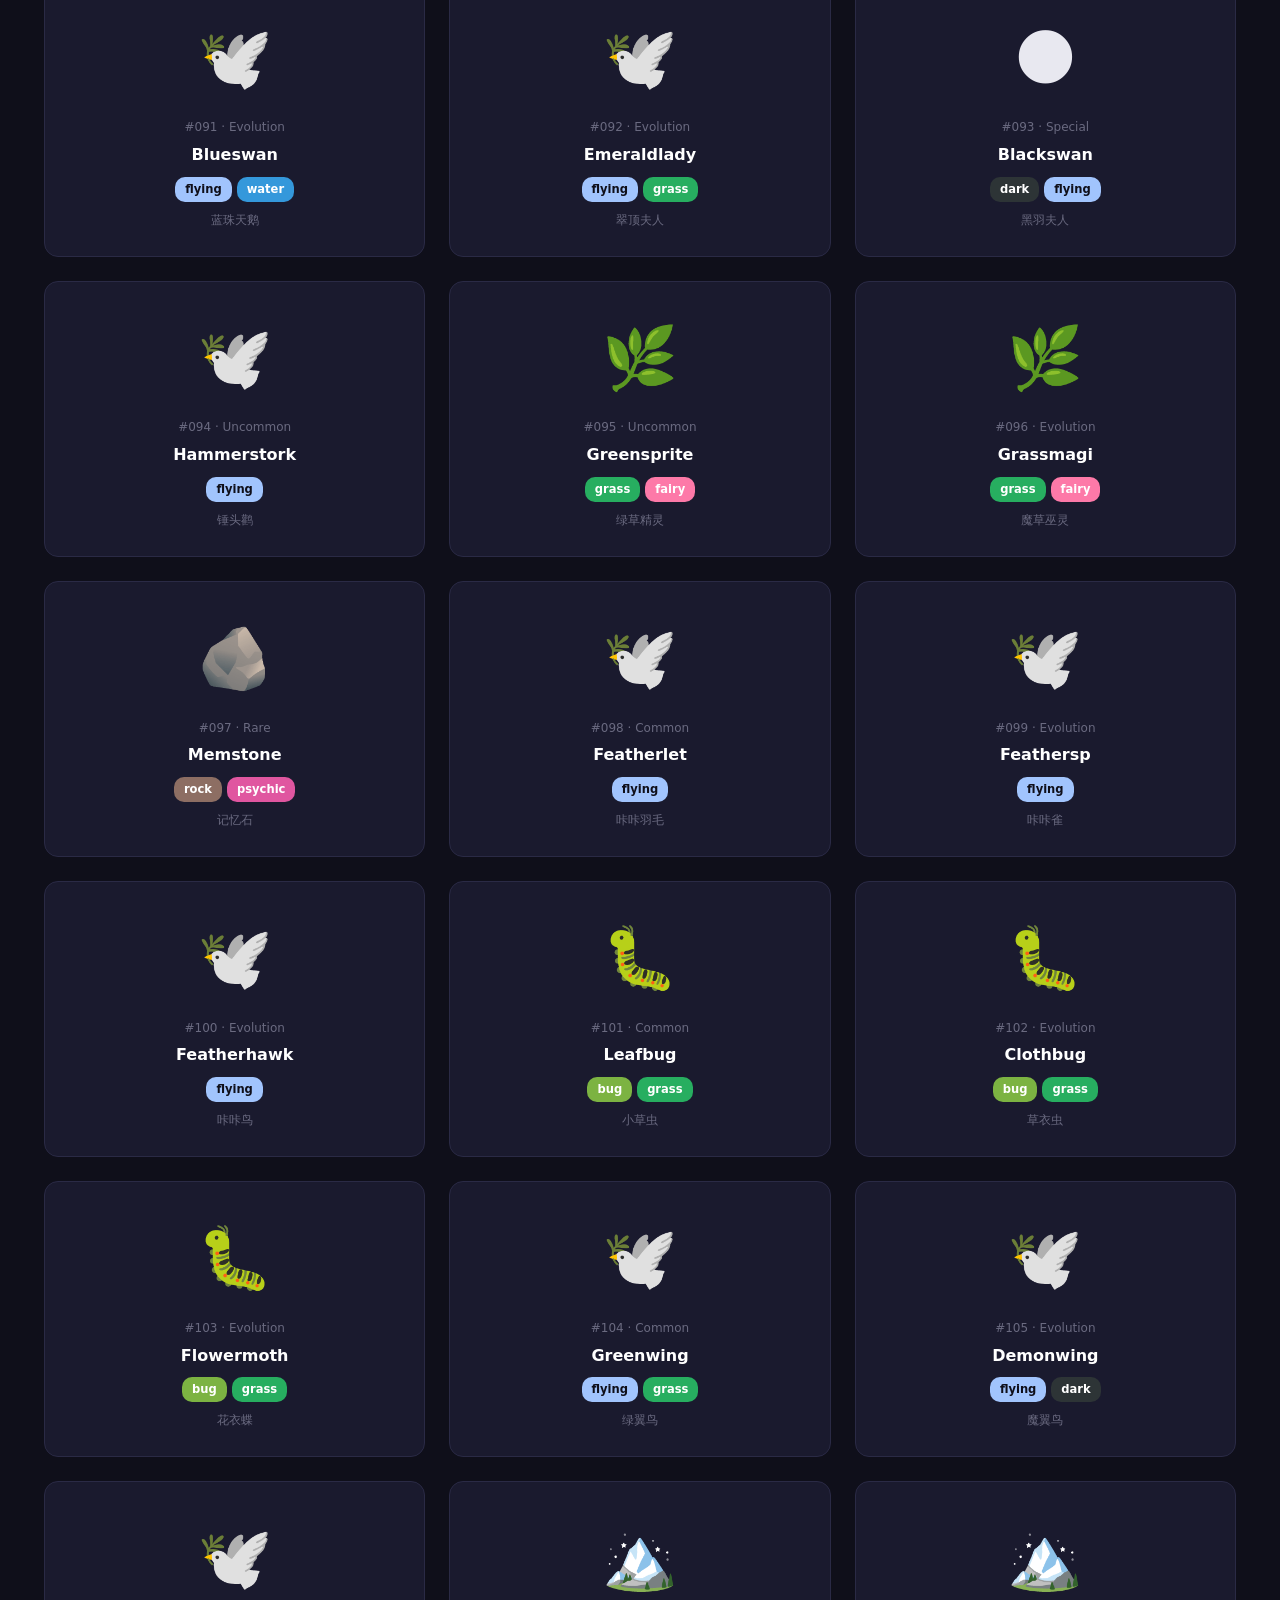
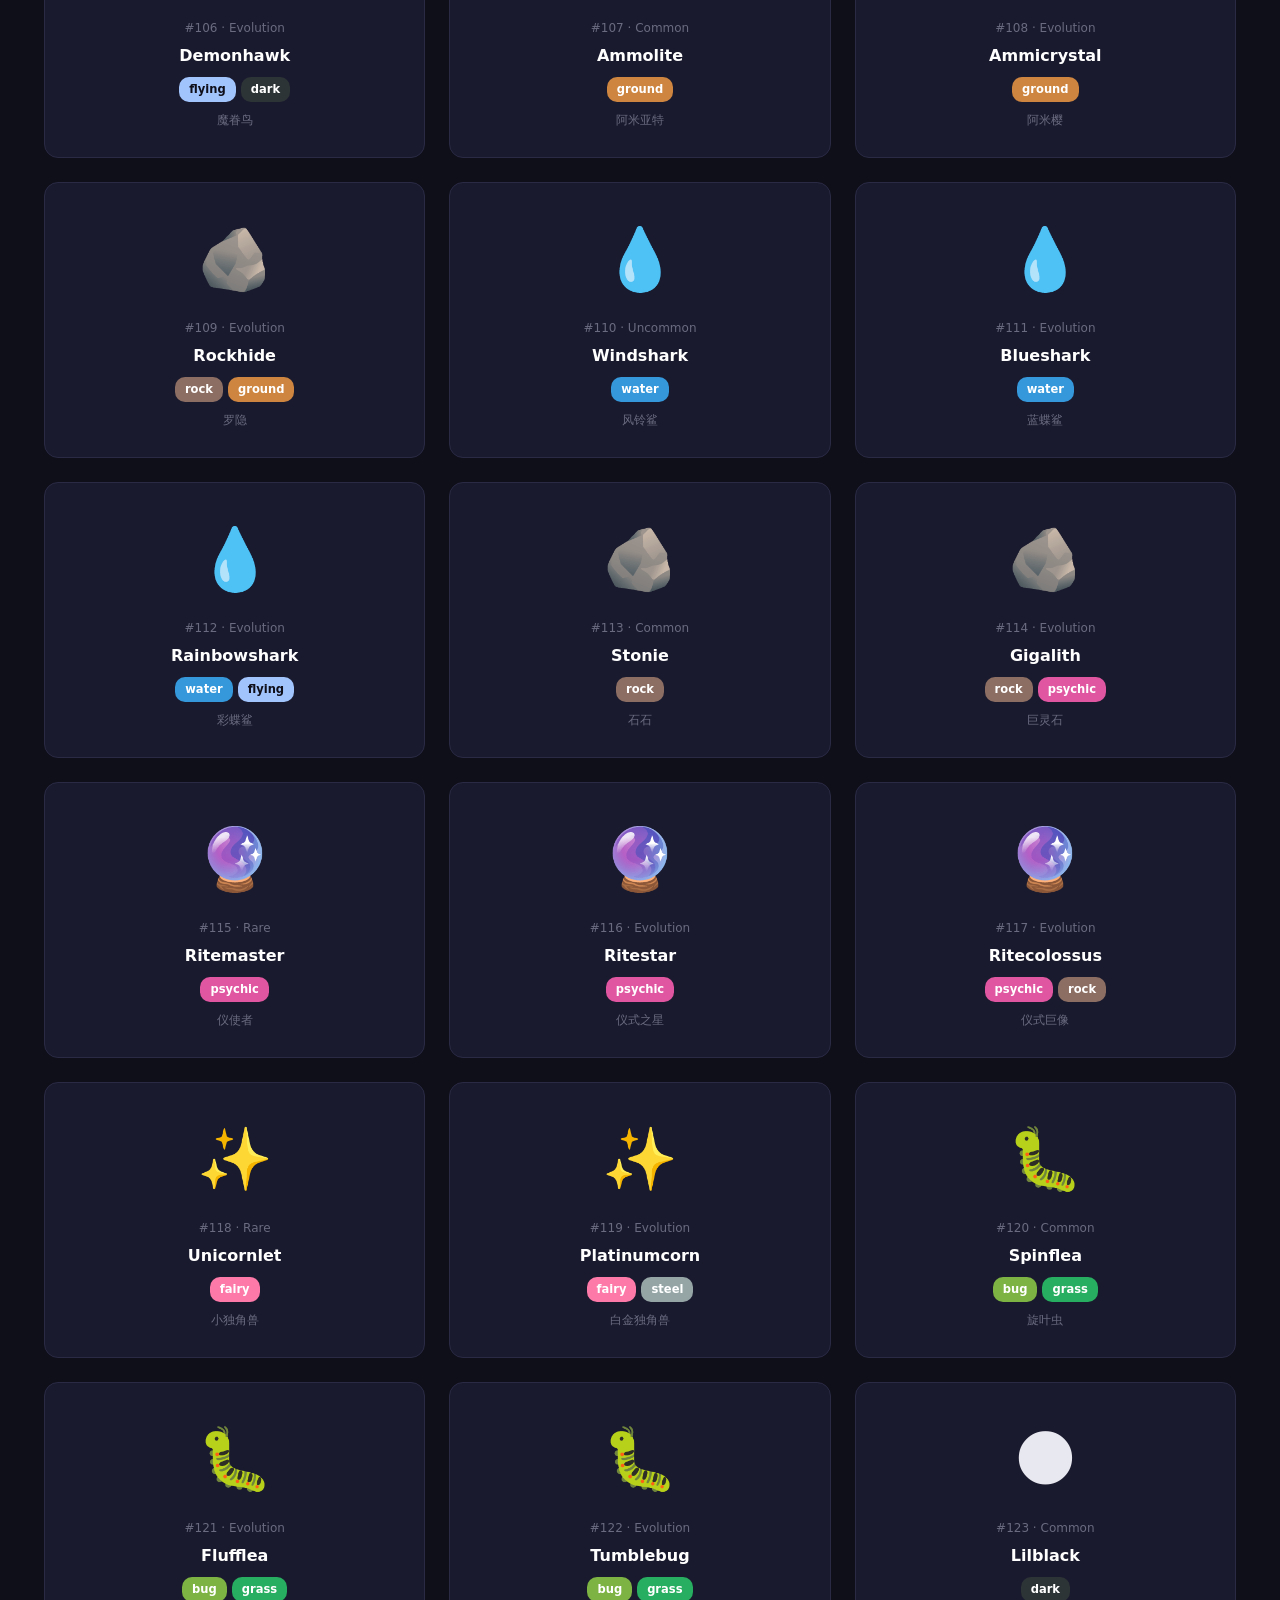
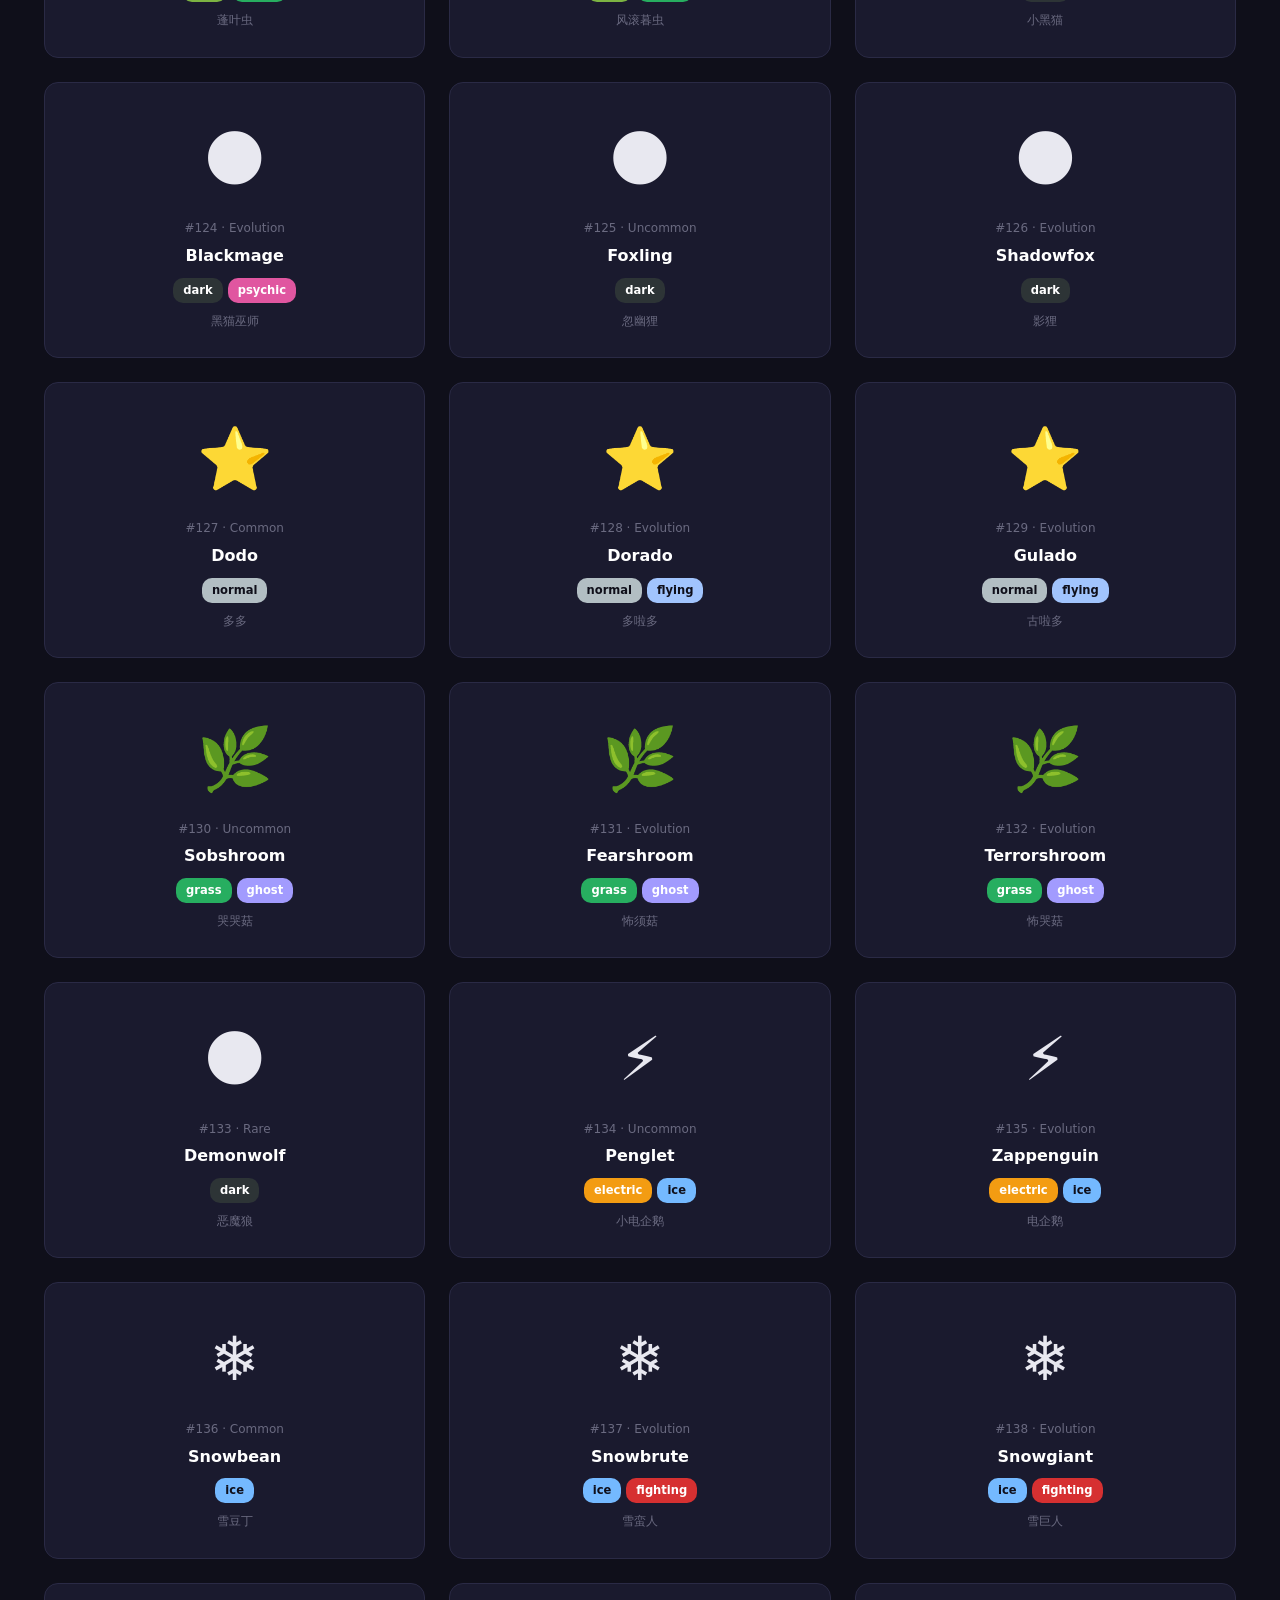
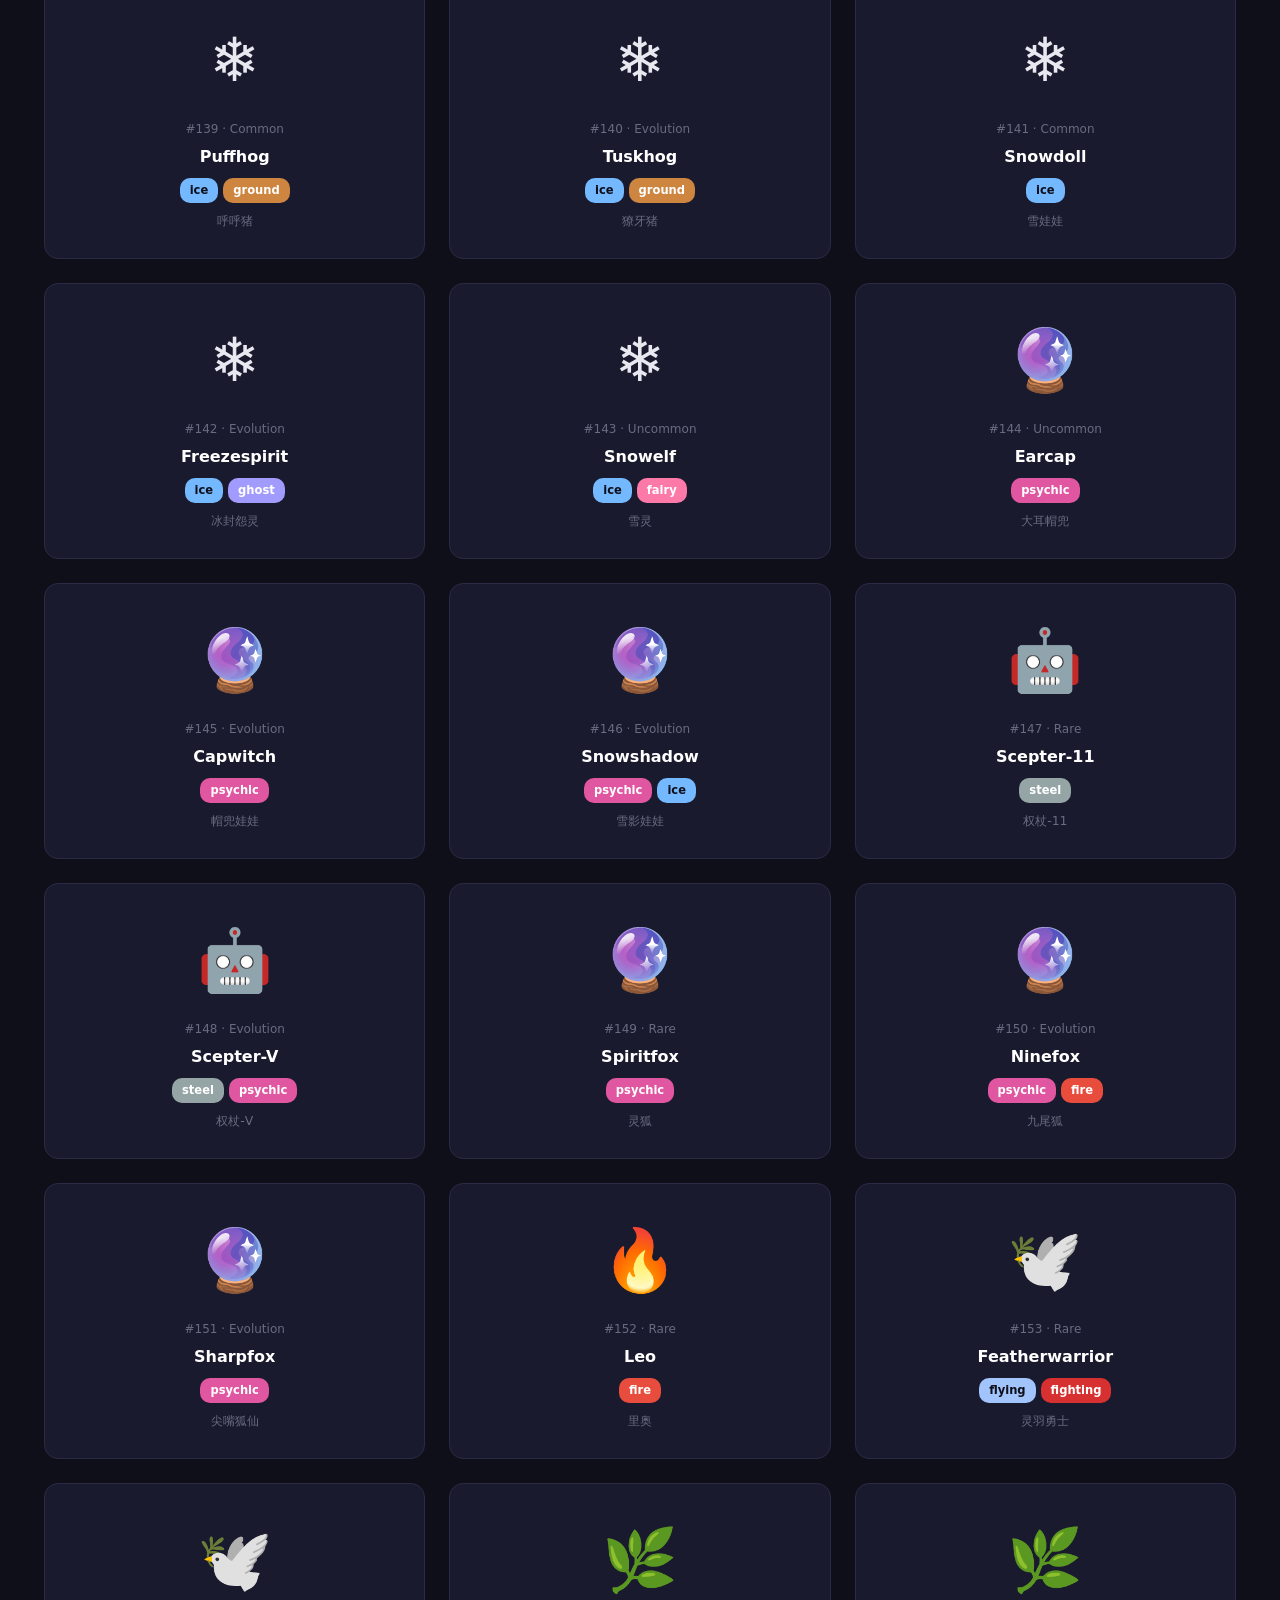
<file: pets.html>
<!DOCTYPE html>
<html lang="en">
<head>
<meta charset="UTF-8">
<meta name="viewport" content="width=device-width, initial-scale=1.0">
<meta name="description" content="Roco Kingdom: World complete pet database — browse all 400+ creatures by type, search by name, view stats, evolution paths, and how to obtain each pet.">
<title>Pet Dex — Roco Kingdom: World Complete Database</title>
<link rel="stylesheet" href="assets/css/style.css">
  <script async src="https://pagead2.googlesyndication.com/pagead/js/adsbygoogle.js?client=ca-pub-1129352689006503" crossorigin="anonymous"></script>
  <script async src="https://www.googletagmanager.com/gtag/js?id=G-KJLY1SJD28"></script>
  <script>window.dataLayer=window.dataLayer||[];function gtag(){dataLayer.push(arguments);}gtag('js',new Date());gtag('config','G-KJLY1SJD28');</script>
</head>
<body>

<nav class="navbar">
  <div class="nav-inner">
    <a href="index.html" class="nav-logo"><span class="logo-icon">🌍</span><span>Roco<span style="color:#fff;">Global</span></span></a>
    <div class="nav-links">
      <a href="index.html">Home</a>
      <a href="guides.html">Guides</a>
      <a href="resources.html">Resources</a>
      <a href="pets.html" class="active">Pet Dex</a>
      <a href="tier-list.html">Tier List</a>
      <a href="privacy.html">Privacy</a>
    </div>
  </div>
</nav>

<section class="page-header">
  <div class="breadcrumb"><a href="index.html">Home</a> / Pet Dex</div>
  <h1>🐾 Pet Database</h1>
  <div class="meta">400+ creatures · 18 types · 1000+ evolution forms</div>
</section>

<div class="section">
  <div class="container">
    <div class="search-box">
      <input type="text" placeholder="Search pet name or number..." id="petSearchInput">
      <button id="petSearchBtn">🔍 Search</button>
    </div>

    <div class="filter-bar" id="petFilterBar">
      <button class="filter-btn active" data-filter="all">All Types</button>
      <button class="filter-btn" data-filter="fire">🔥 Fire</button>
      <button class="filter-btn" data-filter="water">💧 Water</button>
      <button class="filter-btn" data-filter="grass">🌿 Grass</button>
      <button class="filter-btn" data-filter="electric">⚡ Electric</button>
      <button class="filter-btn" data-filter="ice">❄️ Ice</button>
      <button class="filter-btn" data-filter="dragon">🐉 Dragon</button>
      <button class="filter-btn" data-filter="dark">🌑 Dark</button>
      <button class="filter-btn" data-filter="ghost">👻 Ghost</button>
      <button class="filter-btn" data-filter="fairy">✨ Fairy</button>
      <button class="filter-btn" data-filter="fighting">👊 Fighting</button>
      <button class="filter-btn" data-filter="ground">🏔️ Ground</button>
      <button class="filter-btn" data-filter="flying">🕊️ Flying</button>
    </div>

    <p style="color: var(--text-muted); margin-bottom: 20px; font-size: 0.88rem;" id="petResultInfo">Showing <span id="petResultCount">0</span> pets</p>
    <div class="cards-grid" id="petsGrid"></div>
    <div class="pagination" id="petPagination"></div>
  </div>
</div>

<!-- Pet Detail Modal -->
<div class="modal-overlay hidden" id="petModal">
  <div class="modal-content">
    <button class="modal-close" id="closePetModal">✕</button>
    <div id="petModalContent"></div>
  </div>
</div>

<footer class="footer">
  <div class="footer-inner">
    <div class="footer-col"><h4>🧭 Navigation</h4><a href="index.html">Home</a><a href="guides.html">Guides</a><a href="resources.html">Resources</a>
      <a href="pets.html">Pet Dex</a><a href="tier-list.html">Tier List</a></div>
    <div class="footer-col"><h4>📂 Categories</h4><a href="guides.html?cat=beginner">Beginner</a><a href="guides.html?cat=evolution">Evolution</a><a href="guides.html?cat=boss">Bosses</a><a href="guides.html?cat=pvp">PVP</a></div>
    <div class="footer-col"><h4>📞 About</h4><p>Fan-made guide site. Not affiliated with Tencent.</p></div>
  </div>
  <div class="footer-bottom"><p>© 2026 RocoGlobal — Fan Site</p></div>
  <div class="footer-disclaimer"><p>Community guide site. All game assets and trademarks belong to Tencent / MoreFun Studios.</p></div>
</footer>

<script src="assets/js/pets-data.js"></script>
<script src="assets/js/main.js"></script>
</body>
</html>
</file>
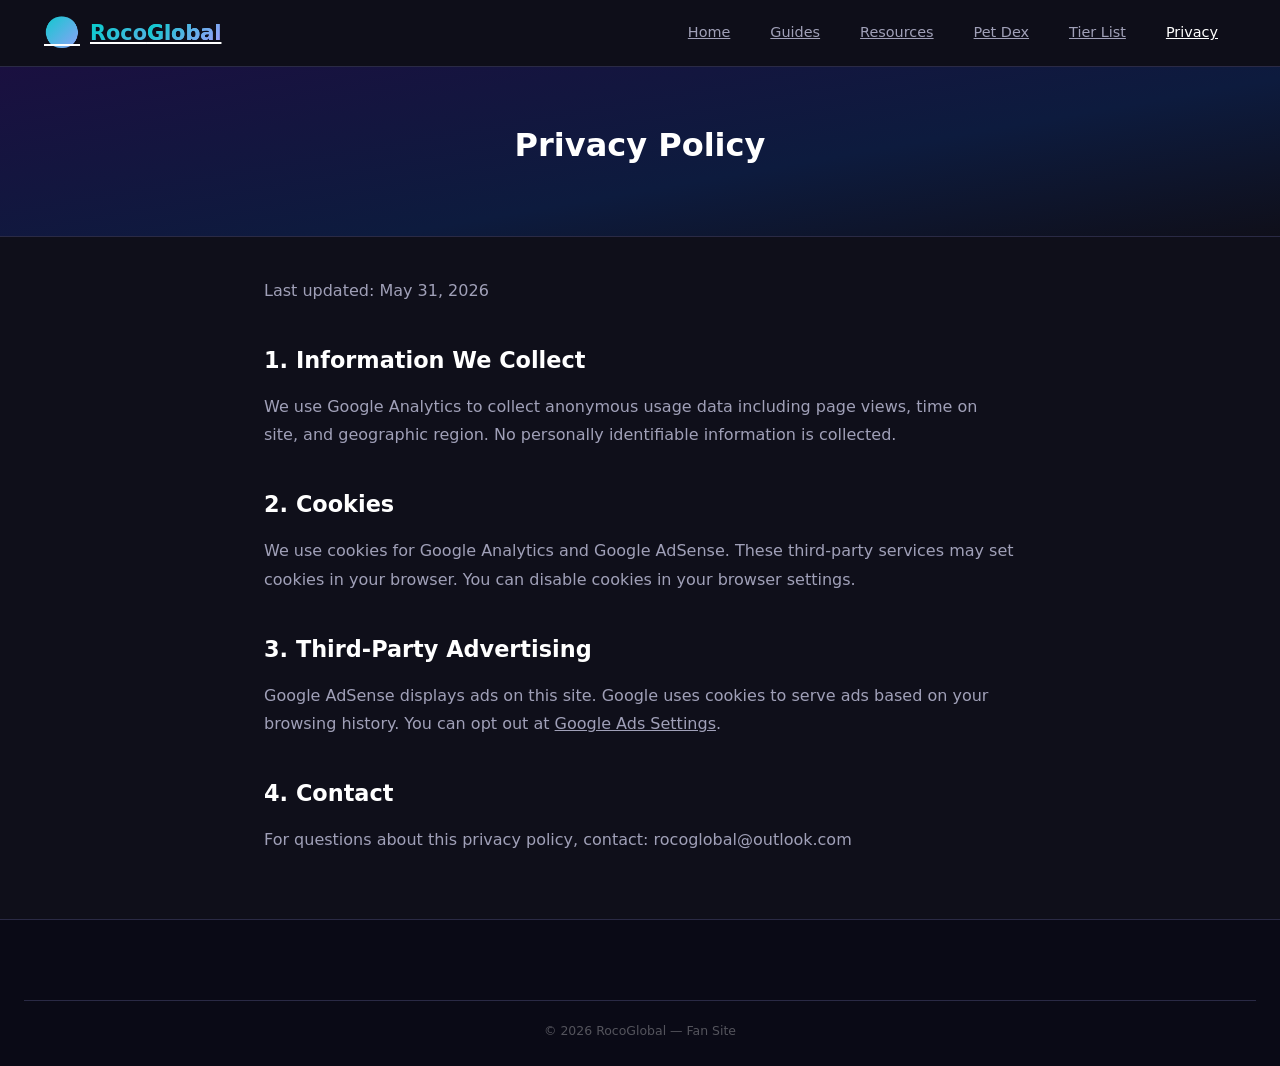
<file: privacy.html>
<!DOCTYPE html>
<html lang="en">
<head>
<meta charset="UTF-8">
<meta name="viewport" content="width=device-width, initial-scale=1.0">
<title>Privacy Policy — RocoGlobal</title>
<link rel="stylesheet" href="assets/css/style.css">
<script async src="https://pagead2.googlesyndication.com/pagead/js/adsbygoogle.js?client=ca-pub-1129352689006503" crossorigin="anonymous"></script>
<script async src="https://www.googletagmanager.com/gtag/js?id=G-KJLY1SJD28"></script>
<script>window.dataLayer=window.dataLayer||[];function gtag(){dataLayer.push(arguments);}gtag('js',new Date());gtag('config','G-KJLY1SJD28');</script>
</head>
<body>
<nav class="navbar">
  <div class="nav-inner">
    <a href="index.html" class="nav-logo"><span class="logo-icon">🌍</span><span>Roco<span style="color:#fff;">Global</span></span></a>
    <div class="nav-links">
      <a href="index.html">Home</a><a href="guides.html">Guides</a><a href="resources.html">Resources</a><a href="pets.html">Pet Dex</a><a href="tier-list.html">Tier List</a><a href="privacy.html" style="color:#fff;border-bottom-color:var(--primary);">Privacy</a>
    </div>
  </div>
</nav>
<section class="page-header">
  <h1>Privacy Policy</h1>
</section>
<div class="guide-body">
  <p>Last updated: May 31, 2026</p>
  <h2>1. Information We Collect</h2>
  <p>We use Google Analytics to collect anonymous usage data including page views, time on site, and geographic region. No personally identifiable information is collected.</p>
  <h2>2. Cookies</h2>
  <p>We use cookies for Google Analytics and Google AdSense. These third-party services may set cookies in your browser. You can disable cookies in your browser settings.</p>
  <h2>3. Third-Party Advertising</h2>
  <p>Google AdSense displays ads on this site. Google uses cookies to serve ads based on your browsing history. You can opt out at <a href="https://adssettings.google.com">Google Ads Settings</a>.</p>
  <h2>4. Contact</h2>
  <p>For questions about this privacy policy, contact: rocoglobal@outlook.com</p>
</div>
<footer class="footer">
  <div class="footer-bottom"><p>© 2026 RocoGlobal — Fan Site</p></div>
</footer>
</body>
</html>
</file>
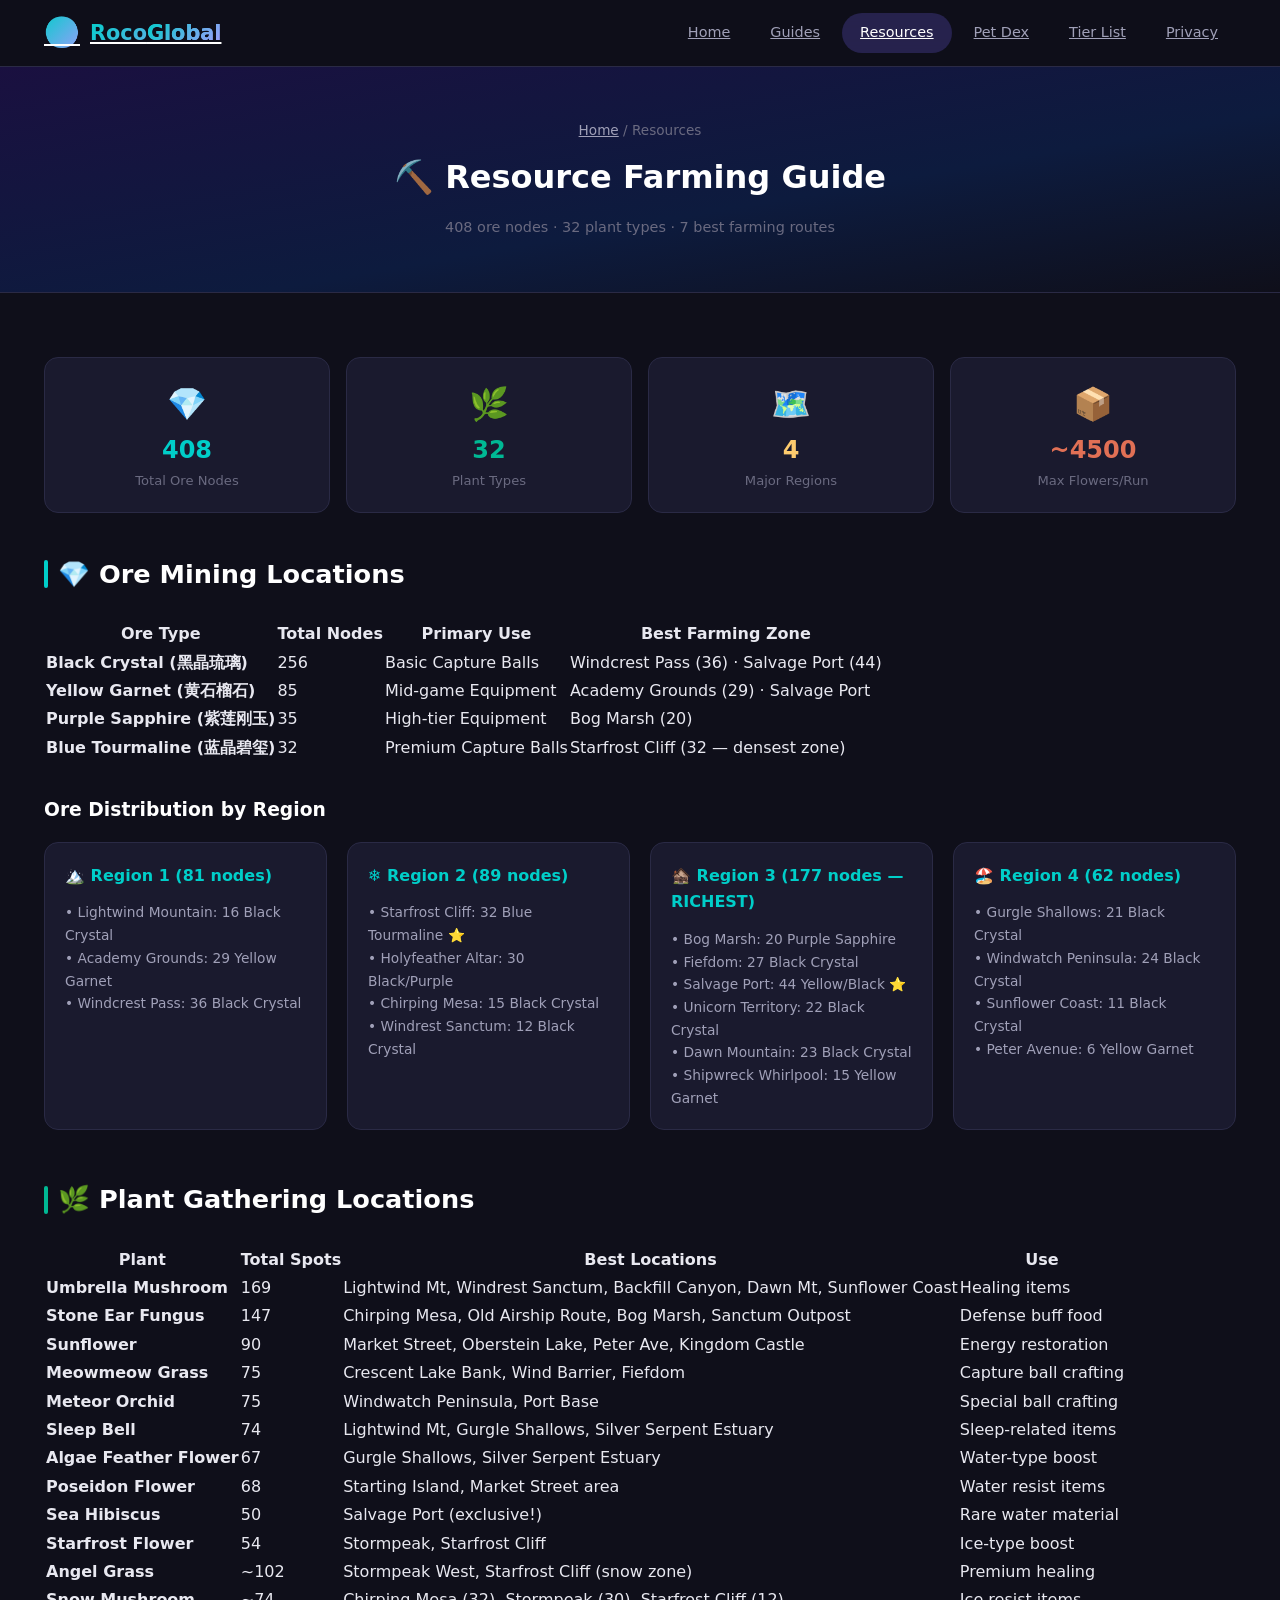
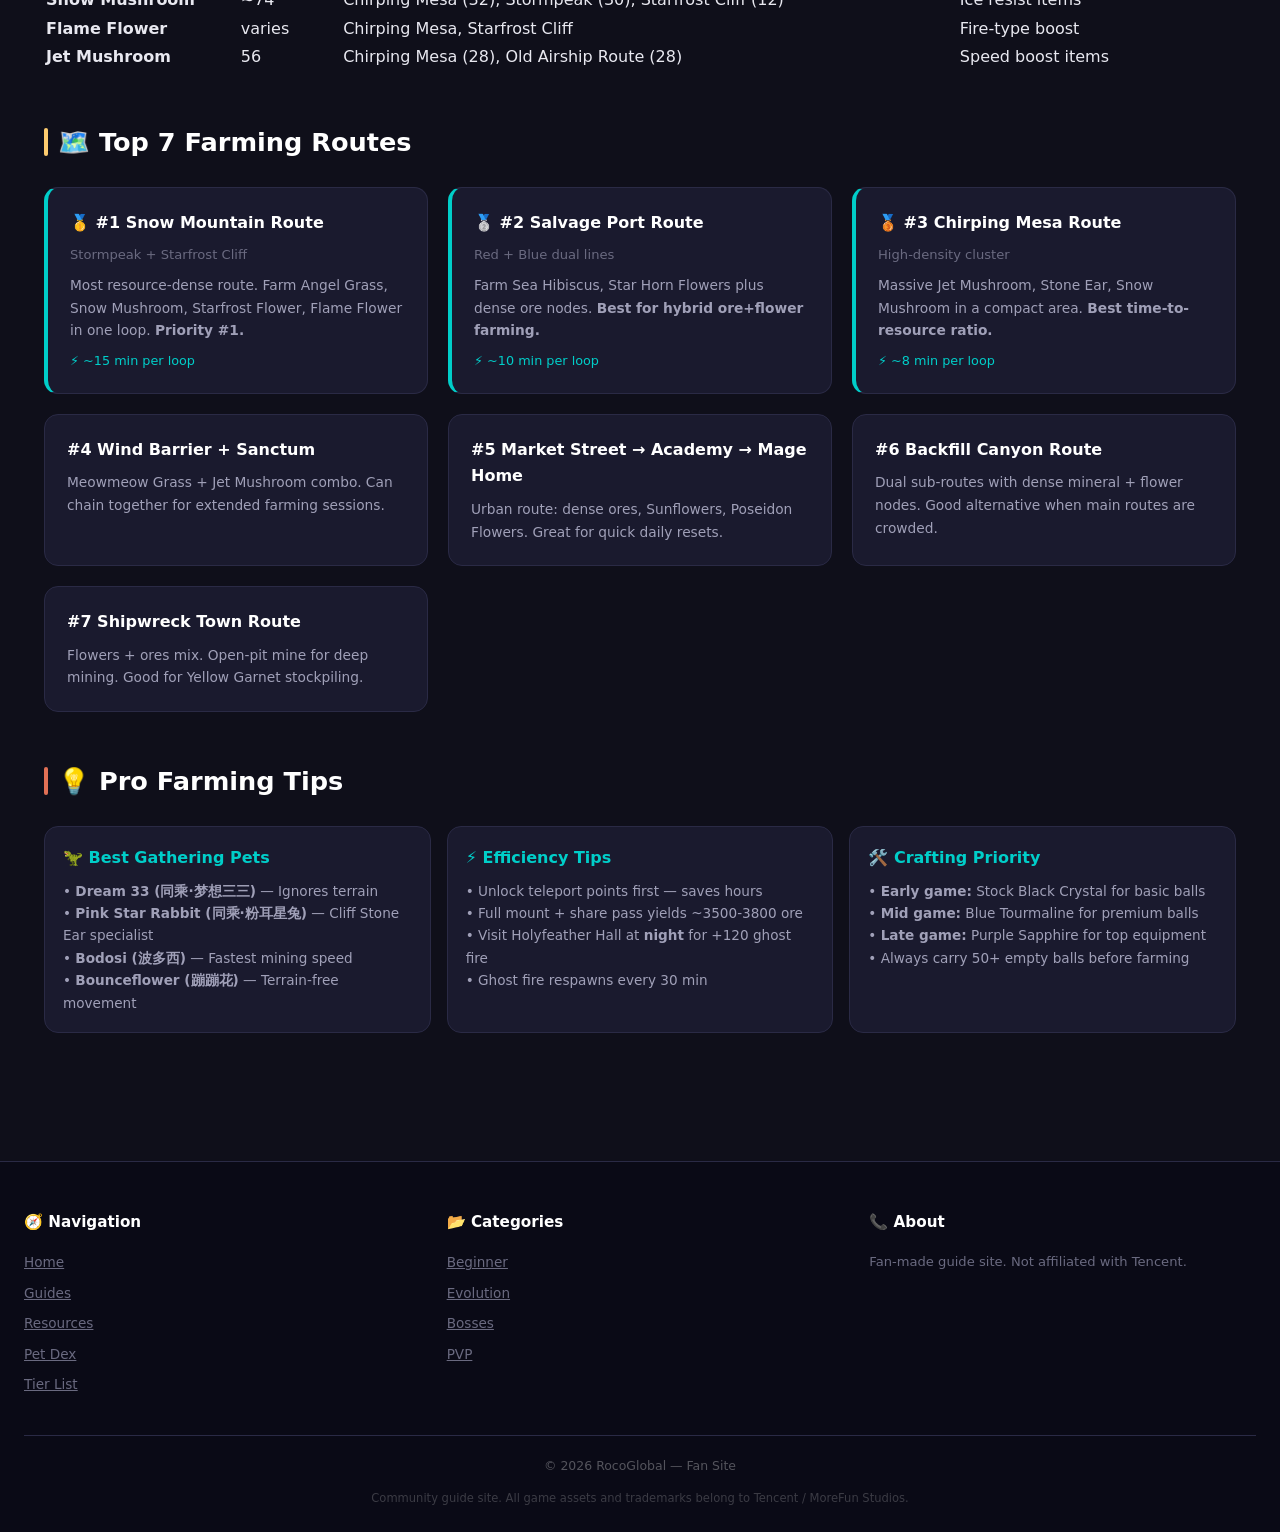
<file: resources.html>
<!DOCTYPE html>
<html lang="en">
<head>
<meta charset="UTF-8">
<meta name="viewport" content="width=device-width, initial-scale=1.0">
<meta name="description" content="Roco Kingdom: World farming guide — ore locations, plant materials, best gathering routes, all 408 mining nodes and 32 plant types mapped.">
<title>Resource Farming — Roco Kingdom: World Maps & Routes</title>
<link rel="stylesheet" href="assets/css/style.css">
  <script async src="https://pagead2.googlesyndication.com/pagead/js/adsbygoogle.js?client=ca-pub-1129352689006503" crossorigin="anonymous"></script>
  <script async src="https://www.googletagmanager.com/gtag/js?id=G-KJLY1SJD28"></script>
  <script>window.dataLayer=window.dataLayer||[];function gtag(){dataLayer.push(arguments);}gtag('js',new Date());gtag('config','G-KJLY1SJD28');</script>
</head>
<body>

<nav class="navbar">
  <div class="nav-inner">
    <a href="index.html" class="nav-logo"><span class="logo-icon">🌍</span><span>Roco<span style="color:#fff;">Global</span></span></a>
    <div class="nav-links">
      <a href="index.html">Home</a>
      <a href="guides.html">Guides</a>
      <a href="resources.html" class="active">Resources</a>
      <a href="pets.html">Pet Dex</a>
      <a href="tier-list.html">Tier List</a>
      <a href="privacy.html">Privacy</a>
    </div>
  </div>
</nav>

<section class="page-header">
  <div class="breadcrumb"><a href="index.html">Home</a> / Resources</div>
  <h1>⛏️ Resource Farming Guide</h1>
  <div class="meta">408 ore nodes · 32 plant types · 7 best farming routes</div>
</section>

<div class="section">
  <div class="container">

    <!-- Quick Stats -->
    <div style="display:grid;grid-template-columns:repeat(auto-fit,minmax(160px,1fr));gap:16px;margin-bottom:40px;">
      <div style="background:var(--bg-card);border-radius:var(--radius);padding:20px;text-align:center;border:1px solid var(--border);">
        <div style="font-size:2rem;">💎</div>
        <div style="font-size:1.5rem;font-weight:700;color:var(--accent);">408</div>
        <div style="font-size:0.82rem;color:var(--text-muted);">Total Ore Nodes</div>
      </div>
      <div style="background:var(--bg-card);border-radius:var(--radius);padding:20px;text-align:center;border:1px solid var(--border);">
        <div style="font-size:2rem;">🌿</div>
        <div style="font-size:1.5rem;font-weight:700;color:#00b894;">32</div>
        <div style="font-size:0.82rem;color:var(--text-muted);">Plant Types</div>
      </div>
      <div style="background:var(--bg-card);border-radius:var(--radius);padding:20px;text-align:center;border:1px solid var(--border);">
        <div style="font-size:2rem;">🗺️</div>
        <div style="font-size:1.5rem;font-weight:700;color:#fdcb6e;">4</div>
        <div style="font-size:0.82rem;color:var(--text-muted);">Major Regions</div>
      </div>
      <div style="background:var(--bg-card);border-radius:var(--radius);padding:20px;text-align:center;border:1px solid var(--border);">
        <div style="font-size:2rem;">📦</div>
        <div style="font-size:1.5rem;font-weight:700;color:#e17055;">~4500</div>
        <div style="font-size:0.82rem;color:var(--text-muted);">Max Flowers/Run</div>
      </div>
    </div>

    <!-- Ores Section -->
    <h2 style="font-size:1.6rem;color:#fff;margin-bottom:24px;display:flex;align-items:center;gap:10px;"><span style="width:4px;height:28px;background:var(--accent);border-radius:2px;"></span>💎 Ore Mining Locations</h2>

    <div class="table-wrap" style="margin-bottom:32px;">
      <table>
        <tr><th>Ore Type</th><th>Total Nodes</th><th>Primary Use</th><th>Best Farming Zone</th></tr>
        <tr><td><strong>Black Crystal (黑晶琉璃)</strong></td><td>256</td><td>Basic Capture Balls</td><td>Windcrest Pass (36) · Salvage Port (44)</td></tr>
        <tr><td><strong>Yellow Garnet (黄石榴石)</strong></td><td>85</td><td>Mid-game Equipment</td><td>Academy Grounds (29) · Salvage Port</td></tr>
        <tr><td><strong>Purple Sapphire (紫莲刚玉)</strong></td><td>35</td><td>High-tier Equipment</td><td>Bog Marsh (20)</td></tr>
        <tr><td><strong>Blue Tourmaline (蓝晶碧玺)</strong></td><td>32</td><td>Premium Capture Balls</td><td>Starfrost Cliff (32 — densest zone)</td></tr>
      </table>
    </div>

    <h3 style="color:#fff;margin-bottom:16px;">Ore Distribution by Region</h3>
    <div style="display:grid;grid-template-columns:repeat(auto-fit,minmax(280px,1fr));gap:20px;margin-bottom:40px;">

      <div style="background:var(--bg-card);border-radius:var(--radius);padding:20px;border:1px solid var(--border);">
        <h4 style="color:var(--accent);margin-bottom:12px;">🏔️ Region 1 (81 nodes)</h4>
        <ul style="list-style:none;padding:0;font-size:0.86rem;color:var(--text-secondary);">
          <li>• Lightwind Mountain: 16 Black Crystal</li>
          <li>• Academy Grounds: 29 Yellow Garnet</li>
          <li>• Windcrest Pass: 36 Black Crystal</li>
        </ul>
      </div>

      <div style="background:var(--bg-card);border-radius:var(--radius);padding:20px;border:1px solid var(--border);">
        <h4 style="color:var(--accent);margin-bottom:12px;">❄️ Region 2 (89 nodes)</h4>
        <ul style="list-style:none;padding:0;font-size:0.86rem;color:var(--text-secondary);">
          <li>• Starfrost Cliff: 32 Blue Tourmaline ⭐</li>
          <li>• Holyfeather Altar: 30 Black/Purple</li>
          <li>• Chirping Mesa: 15 Black Crystal</li>
          <li>• Windrest Sanctum: 12 Black Crystal</li>
        </ul>
      </div>

      <div style="background:var(--bg-card);border-radius:var(--radius);padding:20px;border:1px solid var(--border);">
        <h4 style="color:var(--accent);margin-bottom:12px;">🏚️ Region 3 (177 nodes — RICHEST)</h4>
        <ul style="list-style:none;padding:0;font-size:0.86rem;color:var(--text-secondary);">
          <li>• Bog Marsh: 20 Purple Sapphire</li>
          <li>• Fiefdom: 27 Black Crystal</li>
          <li>• Salvage Port: 44 Yellow/Black ⭐</li>
          <li>• Unicorn Territory: 22 Black Crystal</li>
          <li>• Dawn Mountain: 23 Black Crystal</li>
          <li>• Shipwreck Whirlpool: 15 Yellow Garnet</li>
        </ul>
      </div>

      <div style="background:var(--bg-card);border-radius:var(--radius);padding:20px;border:1px solid var(--border);">
        <h4 style="color:var(--accent);margin-bottom:12px;">🏖️ Region 4 (62 nodes)</h4>
        <ul style="list-style:none;padding:0;font-size:0.86rem;color:var(--text-secondary);">
          <li>• Gurgle Shallows: 21 Black Crystal</li>
          <li>• Windwatch Peninsula: 24 Black Crystal</li>
          <li>• Sunflower Coast: 11 Black Crystal</li>
          <li>• Peter Avenue: 6 Yellow Garnet</li>
        </ul>
      </div>
    </div>

    <!-- Plants Section -->
    <h2 style="font-size:1.6rem;color:#fff;margin-bottom:24px;display:flex;align-items:center;gap:10px;margin-top:48px;"><span style="width:4px;height:28px;background:#00b894;border-radius:2px;"></span>🌿 Plant Gathering Locations</h2>

    <div class="table-wrap" style="margin-bottom:32px;">
      <table>
        <tr><th>Plant</th><th>Total Spots</th><th>Best Locations</th><th>Use</th></tr>
        <tr><td><strong>Umbrella Mushroom</strong></td><td>169</td><td>Lightwind Mt, Windrest Sanctum, Backfill Canyon, Dawn Mt, Sunflower Coast</td><td>Healing items</td></tr>
        <tr><td><strong>Stone Ear Fungus</strong></td><td>147</td><td>Chirping Mesa, Old Airship Route, Bog Marsh, Sanctum Outpost</td><td>Defense buff food</td></tr>
        <tr><td><strong>Sunflower</strong></td><td>90</td><td>Market Street, Oberstein Lake, Peter Ave, Kingdom Castle</td><td>Energy restoration</td></tr>
        <tr><td><strong>Meowmeow Grass</strong></td><td>75</td><td>Crescent Lake Bank, Wind Barrier, Fiefdom</td><td>Capture ball crafting</td></tr>
        <tr><td><strong>Meteor Orchid</strong></td><td>75</td><td>Windwatch Peninsula, Port Base</td><td>Special ball crafting</td></tr>
        <tr><td><strong>Sleep Bell</strong></td><td>74</td><td>Lightwind Mt, Gurgle Shallows, Silver Serpent Estuary</td><td>Sleep-related items</td></tr>
        <tr><td><strong>Algae Feather Flower</strong></td><td>67</td><td>Gurgle Shallows, Silver Serpent Estuary</td><td>Water-type boost</td></tr>
        <tr><td><strong>Poseidon Flower</strong></td><td>68</td><td>Starting Island, Market Street area</td><td>Water resist items</td></tr>
        <tr><td><strong>Sea Hibiscus</strong></td><td>50</td><td>Salvage Port (exclusive!)</td><td>Rare water material</td></tr>
        <tr><td><strong>Starfrost Flower</strong></td><td>54</td><td>Stormpeak, Starfrost Cliff</td><td>Ice-type boost</td></tr>
        <tr><td><strong>Angel Grass</strong></td><td>~102</td><td>Stormpeak West, Starfrost Cliff (snow zone)</td><td>Premium healing</td></tr>
        <tr><td><strong>Snow Mushroom</strong></td><td>~74</td><td>Chirping Mesa (32), Stormpeak (30), Starfrost Cliff (12)</td><td>Ice resist items</td></tr>
        <tr><td><strong>Flame Flower</strong></td><td>varies</td><td>Chirping Mesa, Starfrost Cliff</td><td>Fire-type boost</td></tr>
        <tr><td><strong>Jet Mushroom</strong></td><td>56</td><td>Chirping Mesa (28), Old Airship Route (28)</td><td>Speed boost items</td></tr>
      </table>
    </div>

    <!-- Best Routes -->
    <h2 style="font-size:1.6rem;color:#fff;margin-bottom:24px;display:flex;align-items:center;gap:10px;margin-top:48px;"><span style="width:4px;height:28px;background:#fdcb6e;border-radius:2px;"></span>🗺️ Top 7 Farming Routes</h2>

    <div style="display:grid;grid-template-columns:repeat(auto-fit,minmax(320px,1fr));gap:20px;margin-bottom:40px;">

      <div style="background:var(--bg-card);border-radius:var(--radius);padding:22px;border:1px solid var(--border);border-left:4px solid var(--accent);">
        <h4 style="color:#fff;margin-bottom:8px;">🥇 #1 Snow Mountain Route</h4>
        <p style="color:var(--text-muted);font-size:0.82rem;margin-bottom:8px;">Stormpeak + Starfrost Cliff</p>
        <p style="color:var(--text-secondary);font-size:0.86rem;">Most resource-dense route. Farm Angel Grass, Snow Mushroom, Starfrost Flower, Flame Flower in one loop. <strong>Priority #1.</strong></p>
        <p style="color:var(--accent);font-size:0.8rem;margin-top:8px;">⚡ ~15 min per loop</p>
      </div>

      <div style="background:var(--bg-card);border-radius:var(--radius);padding:22px;border:1px solid var(--border);border-left:4px solid var(--accent);">
        <h4 style="color:#fff;margin-bottom:8px;">🥈 #2 Salvage Port Route</h4>
        <p style="color:var(--text-muted);font-size:0.82rem;margin-bottom:8px;">Red + Blue dual lines</p>
        <p style="color:var(--text-secondary);font-size:0.86rem;">Farm Sea Hibiscus, Star Horn Flowers plus dense ore nodes. <strong>Best for hybrid ore+flower farming.</strong></p>
        <p style="color:var(--accent);font-size:0.8rem;margin-top:8px;">⚡ ~10 min per loop</p>
      </div>

      <div style="background:var(--bg-card);border-radius:var(--radius);padding:22px;border:1px solid var(--border);border-left:4px solid var(--accent);">
        <h4 style="color:#fff;margin-bottom:8px;">🥉 #3 Chirping Mesa Route</h4>
        <p style="color:var(--text-muted);font-size:0.82rem;margin-bottom:8px;">High-density cluster</p>
        <p style="color:var(--text-secondary);font-size:0.86rem;">Massive Jet Mushroom, Stone Ear, Snow Mushroom in a compact area. <strong>Best time-to-resource ratio.</strong></p>
        <p style="color:var(--accent);font-size:0.8rem;margin-top:8px;">⚡ ~8 min per loop</p>
      </div>

      <div style="background:var(--bg-card);border-radius:var(--radius);padding:22px;border:1px solid var(--border);">
        <h4 style="color:#fff;margin-bottom:8px;">#4 Wind Barrier + Sanctum</h4>
        <p style="color:var(--text-secondary);font-size:0.86rem;">Meowmeow Grass + Jet Mushroom combo. Can chain together for extended farming sessions.</p>
      </div>

      <div style="background:var(--bg-card);border-radius:var(--radius);padding:22px;border:1px solid var(--border);">
        <h4 style="color:#fff;margin-bottom:8px;">#5 Market Street → Academy → Mage Home</h4>
        <p style="color:var(--text-secondary);font-size:0.86rem;">Urban route: dense ores, Sunflowers, Poseidon Flowers. Great for quick daily resets.</p>
      </div>

      <div style="background:var(--bg-card);border-radius:var(--radius);padding:22px;border:1px solid var(--border);">
        <h4 style="color:#fff;margin-bottom:8px;">#6 Backfill Canyon Route</h4>
        <p style="color:var(--text-secondary);font-size:0.86rem;">Dual sub-routes with dense mineral + flower nodes. Good alternative when main routes are crowded.</p>
      </div>

      <div style="background:var(--bg-card);border-radius:var(--radius);padding:22px;border:1px solid var(--border);">
        <h4 style="color:#fff;margin-bottom:8px;">#7 Shipwreck Town Route</h4>
        <p style="color:var(--text-secondary);font-size:0.86rem;">Flowers + ores mix. Open-pit mine for deep mining. Good for Yellow Garnet stockpiling.</p>
      </div>
    </div>

    <!-- Tips -->
    <h2 style="font-size:1.6rem;color:#fff;margin-bottom:24px;display:flex;align-items:center;gap:10px;margin-top:48px;"><span style="width:4px;height:28px;background:var(--danger);border-radius:2px;"></span>💡 Pro Farming Tips</h2>

    <div style="display:grid;grid-template-columns:repeat(auto-fit,minmax(280px,1fr));gap:16px;">
      <div style="background:var(--bg-card);border-radius:var(--radius);padding:18px;border:1px solid var(--border);">
        <h4 style="color:var(--accent);margin-bottom:8px;">🦖 Best Gathering Pets</h4>
        <ul style="list-style:none;padding:0;font-size:0.85rem;color:var(--text-secondary);">
          <li>• <strong>Dream 33 (同乘·梦想三三)</strong> — Ignores terrain</li>
          <li>• <strong>Pink Star Rabbit (同乘·粉耳星兔)</strong> — Cliff Stone Ear specialist</li>
          <li>• <strong>Bodosi (波多西)</strong> — Fastest mining speed</li>
          <li>• <strong>Bounceflower (蹦蹦花)</strong> — Terrain-free movement</li>
        </ul>
      </div>
      <div style="background:var(--bg-card);border-radius:var(--radius);padding:18px;border:1px solid var(--border);">
        <h4 style="color:var(--accent);margin-bottom:8px;">⚡ Efficiency Tips</h4>
        <ul style="list-style:none;padding:0;font-size:0.85rem;color:var(--text-secondary);">
          <li>• Unlock teleport points first — saves hours</li>
          <li>• Full mount + share pass yields ~3500-3800 ore</li>
          <li>• Visit Holyfeather Hall at <strong>night</strong> for +120 ghost fire</li>
          <li>• Ghost fire respawns every 30 min</li>
        </ul>
      </div>
      <div style="background:var(--bg-card);border-radius:var(--radius);padding:18px;border:1px solid var(--border);">
        <h4 style="color:var(--accent);margin-bottom:8px;">🛠️ Crafting Priority</h4>
        <ul style="list-style:none;padding:0;font-size:0.85rem;color:var(--text-secondary);">
          <li>• <strong>Early game:</strong> Stock Black Crystal for basic balls</li>
          <li>• <strong>Mid game:</strong> Blue Tourmaline for premium balls</li>
          <li>• <strong>Late game:</strong> Purple Sapphire for top equipment</li>
          <li>• Always carry 50+ empty balls before farming</li>
        </ul>
      </div>
    </div>

  </div>
</div>

<footer class="footer">
  <div class="footer-inner">
    <div class="footer-col"><h4>🧭 Navigation</h4><a href="index.html">Home</a><a href="guides.html">Guides</a><a href="resources.html">Resources</a><a href="pets.html">Pet Dex</a><a href="tier-list.html">Tier List</a></div>
    <div class="footer-col"><h4>📂 Categories</h4><a href="guides.html?cat=beginner">Beginner</a><a href="guides.html?cat=evolution">Evolution</a><a href="guides.html?cat=boss">Bosses</a><a href="guides.html?cat=pvp">PVP</a></div>
    <div class="footer-col"><h4>📞 About</h4><p>Fan-made guide site. Not affiliated with Tencent.</p></div>
  </div>
  <div class="footer-bottom"><p>© 2026 RocoGlobal — Fan Site</p></div>
  <div class="footer-disclaimer"><p>Community guide site. All game assets and trademarks belong to Tencent / MoreFun Studios.</p></div>
</footer>

<script src="assets/js/pets-data.js"></script>
<script src="assets/js/main.js"></script>
</body>
</html>
</file>
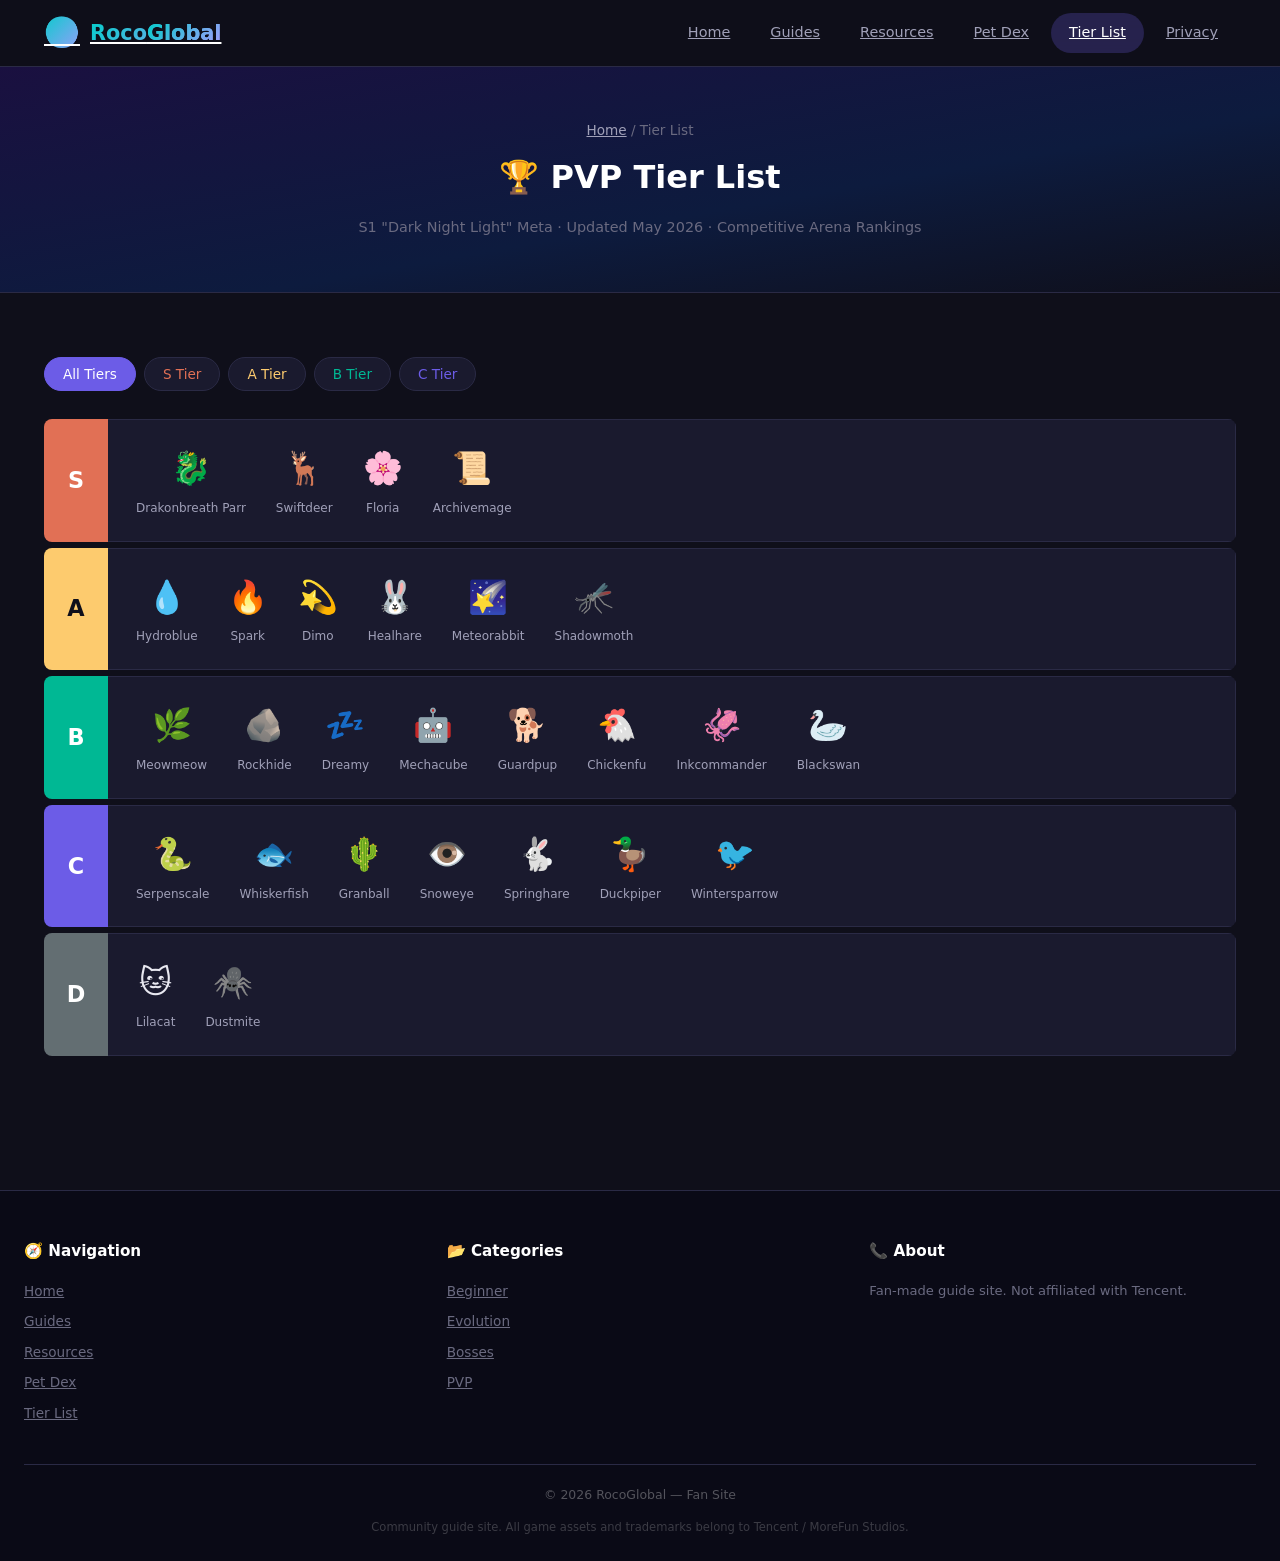
<file: tier-list.html>
<!DOCTYPE html>
<html lang="en">
<head>
<meta charset="UTF-8">
<meta name="viewport" content="width=device-width, initial-scale=1.0">
<meta name="description" content="Roco Kingdom: World PVP Tier List — S to D rankings for competitive play, best pets for arena, meta analysis.">
<title>PVP Tier List — Roco Kingdom: World Rankings 2026</title>
<link rel="stylesheet" href="assets/css/style.css">
  <script async src="https://pagead2.googlesyndication.com/pagead/js/adsbygoogle.js?client=ca-pub-1129352689006503" crossorigin="anonymous"></script>
  <script async src="https://www.googletagmanager.com/gtag/js?id=G-KJLY1SJD28"></script>
  <script>window.dataLayer=window.dataLayer||[];function gtag(){dataLayer.push(arguments);}gtag('js',new Date());gtag('config','G-KJLY1SJD28');</script>
</head>
<body>

<nav class="navbar">
  <div class="nav-inner">
    <a href="index.html" class="nav-logo"><span class="logo-icon">🌍</span><span>Roco<span style="color:#fff;">Global</span></span></a>
    <div class="nav-links">
      <a href="index.html">Home</a>
      <a href="guides.html">Guides</a>
      <a href="resources.html">Resources</a>
      <a href="pets.html">Pet Dex</a>
      <a href="tier-list.html" class="active">Tier List</a>
      <a href="privacy.html">Privacy</a>
    </div>
  </div>
</nav>

<section class="page-header">
  <div class="breadcrumb"><a href="index.html">Home</a> / Tier List</div>
  <h1>🏆 PVP Tier List</h1>
  <div class="meta">S1 "Dark Night Light" Meta · Updated May 2026 · Competitive Arena Rankings</div>
</section>

<div class="section">
  <div class="container">

    <div class="filter-bar" id="tierFilterBar">
      <button class="filter-btn active" data-tier="all">All Tiers</button>
      <button class="filter-btn" data-tier="s" style="color:#e17055;">S Tier</button>
      <button class="filter-btn" data-tier="a" style="color:#fdcb6e;">A Tier</button>
      <button class="filter-btn" data-tier="b" style="color:#00b894;">B Tier</button>
      <button class="filter-btn" data-tier="c" style="color:#6c5ce7;">C Tier</button>
    </div>

    <div id="tierList">
      <!-- JS populated -->
    </div>

  </div>
</div>

<footer class="footer">
  <div class="footer-inner">
    <div class="footer-col"><h4>🧭 Navigation</h4><a href="index.html">Home</a><a href="guides.html">Guides</a><a href="resources.html">Resources</a>
      <a href="pets.html">Pet Dex</a><a href="tier-list.html">Tier List</a></div>
    <div class="footer-col"><h4>📂 Categories</h4><a href="guides.html?cat=beginner">Beginner</a><a href="guides.html?cat=evolution">Evolution</a><a href="guides.html?cat=boss">Bosses</a><a href="guides.html?cat=pvp">PVP</a></div>
    <div class="footer-col"><h4>📞 About</h4><p>Fan-made guide site. Not affiliated with Tencent.</p></div>
  </div>
  <div class="footer-bottom"><p>© 2026 RocoGlobal — Fan Site</p></div>
  <div class="footer-disclaimer"><p>Community guide site. All game assets and trademarks belong to Tencent / MoreFun Studios.</p></div>
</footer>

<script src="assets/js/pets-data.js"></script>
<script src="assets/js/main.js"></script>
</body>
</html>
</file>
<file: assets/css/style.css>
/* =============================================
   Roco Kingdom: World — Global Guide Hub
   Dark Fantasy Theme — 2026
   ============================================= */

:root {
  --primary: #6c5ce7;
  --primary-dark: #4a3db5;
  --primary-light: #a29bfe;
  --accent: #00cec9;
  --accent-glow: rgba(0,206,201,0.3);
  --gold: #fdcb6e;
  --bg: #0f0f1a;
  --bg-card: #1a1a2e;
  --bg-card-hover: #222240;
  --bg-surface: #16213e;
  --text: #e8e8f0;
  --text-secondary: #a0a0b8;
  --text-muted: #6a6a80;
  --border: #2a2a45;
  --border-light: #3a3a55;
  --danger: #e17055;
  --success: #00b894;
  --warning: #fdcb6e;
  --shadow: 0 4px 20px rgba(0,0,0,0.4);
  --shadow-lg: 0 8px 40px rgba(0,0,0,0.6);
  --glow: 0 0 20px rgba(108,92,231,0.3);
  --radius: 14px;
  --radius-sm: 8px;
  --transition: 0.25s cubic-bezier(0.4, 0, 0.2, 1);
  --font: 'Segoe UI', 'PingFang SC', 'Microsoft YaHei', system-ui, sans-serif;
}
*, *::before, *::after { box-sizing: border-box; margin: 0; padding: 0; }
html { scroll-behavior: smooth; color-scheme: dark; }
@media (prefers-reduced-motion: reduce) { *, *::before, *::after { animation-duration: 0.01ms !important; transition-duration: 0.01ms !important; } }
body {
  font-family: var(--font);
  background: var(--bg);
  color: var(--text);
  line-height: 1.65;
  min-height: 100vh;
  -webkit-font-smoothing: antialiased;
}
a { color: inherit; }
a:hover { text-decoration: underline; }
:focus-visible { outline: 3px solid var(--accent); outline-offset: 3px; border-radius: 2px; }
ul, ol { list-style: none; }
img { max-width: 100%; display: block; }
button { cursor: pointer; font-family: inherit; border: none; }

/* Navbar */
.navbar {
  background: rgba(15,15,26,0.95);
  backdrop-filter: blur(20px);
  position: sticky; top: 0; z-index: 1000;
  border-bottom: 1px solid var(--border);
}
.nav-inner {
  max-width: 1240px; margin: 0 auto; padding: 0 24px;
  display: flex; align-items: center; justify-content: space-between; height: 66px;
}
.nav-logo { display: flex; align-items: center; gap: 10px; font-size: 1.3rem; font-weight: 700; color: #fff; }
.nav-logo .logo-icon { font-size: 1.8rem; }
.nav-logo span { background: linear-gradient(135deg, var(--accent), var(--primary-light)); -webkit-background-clip: text; -webkit-text-fill-color: transparent; }
.nav-links { display: flex; gap: 4px; }
.nav-links a {
  color: var(--text-secondary); padding: 8px 18px; border-radius: 20px;
  font-size: 0.9rem; font-weight: 500; transition: var(--transition);
}
.nav-links a:hover, .nav-links a.active { background: rgba(108,92,231,0.15); color: #fff; }
.nav-links a.active { background: rgba(108,92,231,0.25); }

/* Hero */
.hero {
  background: linear-gradient(170deg, #0f0f1a 0%, #1a1040 30%, #0d1b3e 60%, #0f0f1a 100%);
  padding: 80px 24px 100px; text-align: center; position: relative; overflow: hidden;
}
.hero::before {
  content: ''; position: absolute; top: -50%; left: -50%; width: 200%; height: 200%;
  background: radial-gradient(ellipse at 60% 40%, rgba(108,92,231,0.12) 0%, transparent 50%),
              radial-gradient(ellipse at 30% 60%, rgba(0,206,201,0.08) 0%, transparent 50%);
}
.hero-content { position: relative; z-index: 1; max-width: 750px; margin: 0 auto; }
.hero-badge { display: inline-block; background: rgba(0,206,201,0.15); color: var(--accent); padding: 6px 18px; border-radius: 20px; font-size: 0.85rem; font-weight: 600; margin-bottom: 20px; border: 1px solid rgba(0,206,201,0.25); }
.hero h1 { font-size: 3rem; color: #fff; margin-bottom: 16px; line-height: 1.2; }
.hero h1 .gradient { background: linear-gradient(135deg, var(--accent), var(--primary-light)); -webkit-background-clip: text; -webkit-text-fill-color: transparent; }
.hero p { color: var(--text-secondary); font-size: 1.15rem; margin-bottom: 36px; max-width: 560px; margin-left: auto; margin-right: auto; }
.hero-stats { display: flex; gap: 32px; justify-content: center; flex-wrap: wrap; margin-bottom: 36px; }
.hero-stat { text-align: center; }
.hero-stat .num { font-size: 1.8rem; font-weight: 700; color: var(--accent); }
.hero-stat .label { font-size: 0.8rem; color: var(--text-muted); }
.hero-btns { display: flex; gap: 16px; justify-content: center; flex-wrap: wrap; }

/* Buttons */
.btn { display: inline-flex; align-items: center; gap: 8px; padding: 12px 28px; border-radius: 28px; font-size: 1rem; font-weight: 600; transition: var(--transition); }
.btn-primary { background: var(--primary); color: #fff; box-shadow: 0 4px 20px rgba(108,92,231,0.4); }
.btn-primary:hover { background: var(--primary-dark); transform: translateY(-2px); box-shadow: 0 6px 30px rgba(108,92,231,0.5); }
.btn-accent { background: var(--accent); color: #0f0f1a; box-shadow: 0 4px 20px var(--accent-glow); }
.btn-accent:hover { transform: translateY(-2px); box-shadow: 0 6px 30px var(--accent-glow); }
.btn-outline { background: transparent; color: #fff; border: 2px solid rgba(255,255,255,0.25); }
.btn-outline:hover { border-color: #fff; background: rgba(255,255,255,0.05); }
.btn-sm { padding: 7px 18px; font-size: 0.85rem; }
.btn-xs { padding: 4px 12px; font-size: 0.75rem; border-radius: 14px; }

/* Container */
.container { max-width: 1240px; margin: 0 auto; padding: 0 24px; }
.section { padding: 64px 0; }
.section-title { display: flex; align-items: center; justify-content: space-between; margin-bottom: 32px; flex-wrap: wrap; gap: 12px; }
.section-title h2 { font-size: 1.6rem; color: #fff; display: flex; align-items: center; gap: 12px; }
.section-title h2::before { content: ''; width: 4px; height: 28px; background: var(--accent); border-radius: 2px; }
.section-title .more-link { color: var(--accent); font-weight: 500; font-size: 0.9rem; }
.section-title .more-link:hover { text-decoration: underline; }

/* Cards Grid */
.cards-grid { display: grid; grid-template-columns: repeat(auto-fill, minmax(290px, 1fr)); gap: 24px; }

/* Card */
.card { background: var(--bg-card); border-radius: var(--radius); overflow: hidden; border: 1px solid var(--border); transition: var(--transition); display: flex; flex-direction: column; }
.card:hover { border-color: var(--border-light); transform: translateY(-4px); box-shadow: var(--shadow-lg), var(--glow); }
.card-img { height: 180px; background: linear-gradient(135deg, #1a1a3e 0%, #16213e 100%); display: flex; align-items: center; justify-content: center; font-size: 3.5rem; position: relative; }
.card-img .card-badge { position: absolute; top: 12px; left: 12px; padding: 4px 14px; border-radius: 14px; font-size: 0.75rem; font-weight: 700; }
.badge-new { background: var(--accent); color: #0f0f1a; }
.badge-hot { background: var(--danger); color: #fff; }
.badge-guide { background: var(--primary); color: #fff; }
.card-body { padding: 20px; flex: 1; display: flex; flex-direction: column; }
.card-tag { font-size: 0.78rem; color: var(--primary-light); font-weight: 600; margin-bottom: 8px; text-transform: uppercase; letter-spacing: 0.5px; }
.card-body h3 { font-size: 1.05rem; margin-bottom: 10px; line-height: 1.4; }
.card-body h3 a:hover { color: var(--accent); }
.card-body p { color: var(--text-secondary); font-size: 0.88rem; line-height: 1.6; flex: 1; }
.card-footer { display: flex; align-items: center; justify-content: space-between; padding: 12px 20px; border-top: 1px solid var(--border); font-size: 0.8rem; color: var(--text-muted); }

/* Two Column */
.two-col { display: grid; grid-template-columns: 1fr 360px; gap: 40px; }
@media (max-width: 900px) { .two-col { grid-template-columns: 1fr; } }

/* Sidebar */
.sidebar-widget { background: var(--bg-card); border-radius: var(--radius); padding: 22px; margin-bottom: 24px; border: 1px solid var(--border); }
.sidebar-widget h3 { font-size: 1.05rem; color: #fff; margin-bottom: 16px; padding-bottom: 12px; border-bottom: 2px solid var(--border-light); }
.tag-cloud { display: flex; flex-wrap: wrap; gap: 8px; }
.tag { display: inline-block; padding: 6px 14px; background: var(--bg-surface); border-radius: 16px; font-size: 0.8rem; color: var(--text-secondary); transition: var(--transition); border: 1px solid transparent; }
.tag:hover, .tag.active { background: rgba(108,92,231,0.2); color: var(--primary-light); border-color: rgba(108,92,231,0.3); }

/* News List */
.news-list .news-item { display: flex; gap: 16px; padding: 14px 0; border-bottom: 1px solid var(--border); transition: var(--transition); }
.news-list .news-item:hover { padding-left: 6px; }
.news-date { min-width: 56px; text-align: center; background: var(--bg-surface); border-radius: var(--radius-sm); padding: 8px 6px; font-weight: 700; color: var(--accent); font-size: 0.82rem; line-height: 1.3; }
.news-date span { display: block; font-size: 1.2rem; color: var(--gold); }
.news-info h4 { font-size: 0.9rem; margin-bottom: 4px; }
.news-info h4 a:hover { color: var(--accent); }
.news-info .news-meta { font-size: 0.78rem; color: var(--text-muted); }

/* Page Header */
.page-header {
  background: linear-gradient(170deg, #1a1040 0%, #0d1b3e 60%, #0f0f1a 100%);
  padding: 52px 24px; text-align: center; border-bottom: 1px solid var(--border);
}
.page-header .breadcrumb { font-size: 0.85rem; color: var(--text-muted); margin-bottom: 10px; }
.page-header .breadcrumb a { color: var(--text-secondary); }
.page-header .breadcrumb a:hover { color: var(--accent); }
.page-header h1 { font-size: 2rem; color: #fff; margin-bottom: 12px; }
.page-header .meta { font-size: 0.9rem; color: var(--text-muted); }

/* Filter Bar */
.filter-bar { display: flex; gap: 8px; margin-bottom: 28px; flex-wrap: wrap; }
.filter-btn { padding: 8px 18px; border-radius: 20px; border: 1px solid var(--border); background: var(--bg-card); color: var(--text-secondary); font-size: 0.85rem; font-weight: 500; transition: var(--transition); }
.filter-btn:hover, .filter-btn.active { background: var(--primary); color: #fff; border-color: var(--primary); }

/* Search Box */
.search-box { display: flex; max-width: 480px; margin-bottom: 28px; }
.search-box input { flex: 1; padding: 12px 20px; border: 2px solid var(--border); border-radius: 28px 0 0 28px; background: var(--bg-card); color: #fff; font-size: 0.95rem; font-family: inherit; }
.search-box input:focus { border-color: var(--primary); outline: 2px solid var(--primary); outline-offset: -1px; }
.search-box input::placeholder { color: var(--text-muted); }
.search-box button { padding: 12px 24px; background: var(--primary); color: #fff; border-radius: 0 28px 28px 0; font-size: 0.95rem; font-weight: 600; }

/* Guide Body */
.guide-body { max-width: 800px; margin: 40px auto; padding: 0 24px; }
.guide-body h2 { font-size: 1.4rem; color: #fff; margin: 36px 0 14px; }
.guide-body h3 { font-size: 1.1rem; color: var(--text); margin: 24px 0 10px; }
.guide-body p { margin-bottom: 16px; color: var(--text-secondary); line-height: 1.8; }
.guide-body blockquote { border-left: 4px solid var(--accent); background: rgba(0,206,201,0.06); padding: 16px 20px; margin: 22px 0; border-radius: 0 var(--radius-sm) var(--radius-sm) 0; color: var(--accent); }
.guide-body ul, .guide-body ol { margin: 12px 0 12px 24px; }
.guide-body li { margin-bottom: 8px; color: var(--text-secondary); }
.guide-body ul li::before { content: '◆ '; color: var(--accent); font-size: 0.6rem; }
.guide-body table { width: 100%; border-collapse: collapse; font-size: 0.88rem; margin: 20px 0; }
.guide-body th { background: var(--primary); color: #fff; padding: 10px 14px; text-align: left; }
.guide-body td { padding: 10px 14px; border-bottom: 1px solid var(--border); }
.guide-body tr:nth-child(even) td { background: rgba(255,255,255,0.02); }

/* Tier List */
.tier-row { display: flex; align-items: stretch; margin-bottom: 6px; border-radius: var(--radius-sm); overflow: hidden; }
.tier-label { min-width: 64px; display: flex; align-items: center; justify-content: center; font-size: 1.4rem; font-weight: 800; color: #fff; }
.tier-s { background: #e17055; }
.tier-a { background: #fdcb6e; color: #0f0f1a; }
.tier-b { background: #00b894; }
.tier-c { background: #6c5ce7; }
.tier-d { background: #636e72; }
.tier-pets { display: flex; flex-wrap: wrap; gap: 10px; padding: 14px 18px; background: var(--bg-card); flex: 1; border: 1px solid var(--border); border-left: none; }
.tier-pet { display: flex; flex-direction: column; align-items: center; gap: 4px; cursor: pointer; padding: 8px 10px; border-radius: var(--radius-sm); transition: var(--transition); }
.tier-pet:hover { background: var(--bg-surface); }
.tier-pet .tier-icon { font-size: 2rem; }
.tier-pet .tier-name { font-size: 0.75rem; color: var(--text-secondary); text-align: center; }

/* Pet Card */
.pet-card { background: var(--bg-card); border-radius: var(--radius); text-align: center; padding: 26px 18px; border: 1px solid var(--border); transition: var(--transition); cursor: pointer; }
.pet-card:hover { border-color: var(--primary); transform: translateY(-3px); box-shadow: var(--glow); }
.pet-card .pet-icon { font-size: 3.8rem; margin-bottom: 10px; }
.pet-card .pet-no { font-size: 0.75rem; color: var(--text-muted); margin-bottom: 4px; }
.pet-card h3 { font-size: 1rem; margin-bottom: 8px; color: #fff; }
.pet-card .pet-types { display: flex; gap: 5px; justify-content: center; flex-wrap: wrap; margin-bottom: 8px; }
.type-badge { padding: 3px 10px; border-radius: 10px; font-size: 0.72rem; font-weight: 600; color: #fff; }
.type-fire { background: #e74c3c; }
.type-water { background: #3498db; }
.type-grass { background: #27ae60; }
.type-electric { background: #f39c12; }
.type-ice { background: #74b9ff; color: #0f0f1a; }
.type-dragon { background: #6c5ce7; }
.type-dark { background: #2d3436; }
.type-ghost { background: #a29bfe; }
.type-fairy { background: #fd79a8; }
.type-fighting { background: #d63031; }
.type-poison { background: #8e44ad; }
.type-ground { background: #cd853f; }
.type-flying { background: #a1c4fd; color: #0f0f1a; }
.type-rock { background: #8d6e63; }
.type-bug { background: #7cb342; }
.type-psychic { background: #e056a0; }
.type-steel { background: #95a5a6; }
.type-normal { background: #b2bec3; color: #0f0f1a; }

/* Pagination */
.pagination { display: flex; justify-content: center; gap: 8px; margin-top: 44px; }
.pagination button { width: 42px; height: 42px; border-radius: 50%; border: 1px solid var(--border); background: var(--bg-card); color: var(--text); font-size: 0.9rem; font-weight: 500; transition: var(--transition); }
.pagination button:hover, .pagination button.active { background: var(--primary); color: #fff; border-color: var(--primary); }

/* Modal */
.modal-overlay { position: fixed; top: 0; left: 0; width: 100%; height: 100%; background: rgba(0,0,0,0.75); z-index: 9999; display: flex; align-items: center; justify-content: center; }
.modal-content { background: var(--bg-card); border-radius: var(--radius); max-width: 620px; width: 92%; max-height: 85vh; overflow-y: auto; padding: 36px; position: relative; border: 1px solid var(--border); }
.modal-close { position: absolute; top: 16px; right: 16px; background: none; color: var(--text-muted); font-size: 1.5rem; line-height: 1; transition: var(--transition); }
.modal-close:hover { color: #fff; }

/* Footer */
.footer { background: #0a0a16; border-top: 1px solid var(--border); padding: 48px 24px 24px; margin-top: 64px; }
.footer-inner { max-width: 1240px; margin: 0 auto; display: grid; grid-template-columns: repeat(auto-fit, minmax(200px, 1fr)); gap: 36px; }
.footer-col h4 { color: #fff; margin-bottom: 16px; font-size: 0.95rem; }
.footer-col a { display: block; color: var(--text-muted); font-size: 0.85rem; margin-bottom: 8px; transition: var(--transition); }
.footer-col a:hover { color: var(--accent); }
.footer-col p { color: var(--text-muted); font-size: 0.82rem; }
.footer-bottom { max-width: 1240px; margin: 32px auto 0; padding-top: 20px; border-top: 1px solid var(--border); text-align: center; font-size: 0.78rem; color: rgba(255,255,255,0.3); }
.footer-disclaimer { max-width: 1240px; margin: 12px auto 0; text-align: center; font-size: 0.72rem; color: rgba(255,255,255,0.2); }

/* Responsive */
@media (max-width: 768px) {
  .nav-links a { padding: 6px 10px; font-size: 0.8rem; }
  .hero h1 { font-size: 2rem; }
  .hero p { font-size: 1rem; }
  .cards-grid { grid-template-columns: 1fr; }
  .hero-stats { gap: 16px; }
  .guide-body { padding: 0 16px; }
  .tier-label { min-width: 44px; font-size: 1rem; }
}
.hidden { display: none !important; }
.text-center { text-align: center; }
.mt-20 { margin-top: 20px; }
</file>
